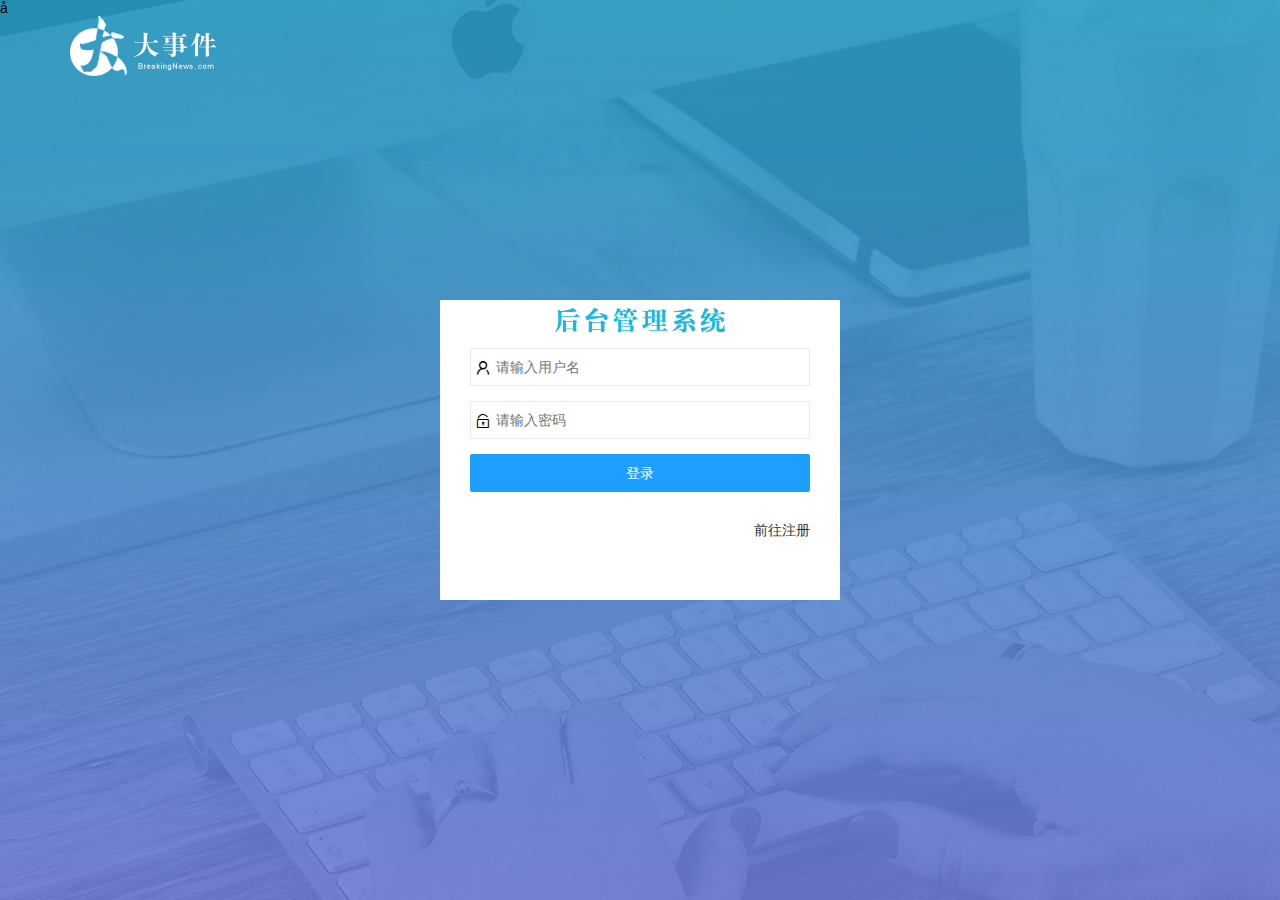
<file: login.html>
<!DOCTYPE html>
<html lang="en">

<head>
    <meta charset="UTF-8">
    <meta http-equiv="X-UA-Compatible" content="IE=edge">
    <meta name="viewport" content="width=device-width, initial-scale=1.0">
    <title>登录</title>
    <link rel="stylesheet" href="./assets/css/login.css">
    <link rel="stylesheet" href="./assets/lib/layui/css/layui.css">
</head>

<body>
    <!-- 标题图标部分 -->å
    <div class="layui-main">
        <img src="./assets/images/logo.png" alt="">
    </div>
    <!-- 标题图标部分 -->
    <!-- 登录面板 -->
    <div class="loginAndReg">
        <div class="bc"></div>

        <!-- 登录 -->
        <div id="log">
            <form class="layui-form" action="" id="form_login">
                <div class="layui-form-item">
                    <i class="layui-icon layui-icon-username"></i>
                    <input type="text" name="username" required lay-verify="required" placeholder="请输入用户名" autocomplete="off" class="layui-input">
                </div>
                <div class="layui-form-item">
                    <i class="layui-icon layui-icon-password"></i>
                    <input type="password" name="password" required lay-verify="required|pwd" placeholder="请输入密码" autocomplete="off" class="layui-input">
                </div>
                <div class="layui-form-item">
                    <button class=" submit layui-form-item layui-btn-normal layui-btn layui-btn-fluid" lay-submit>登录</button>
                </div>
                <a href="javascript:;" class="links goReg">前往注册</a>
        </div>
        </form>
        <!-- 登录 -->

        <!-- 注册  -->
        <div id="res">
            <form class="layui-form" action="" id="form_reg">
                <div class="layui-form-item">
                    <i class="layui-icon layui-icon-username"></i>
                    <input type="text" name="username" required lay-verify="required" lay-verify="required" placeholder="请输入用户名" autocomplete="off" class="layui-input">
                </div>
                <div class="layui-form-item">
                    <i class="layui-icon layui-icon-password"></i>
                    <input id="firstpassword" type="password" name="password" required lay-verify="required|pwd" placeholder="请输入密码" autocomplete="off" class="layui-input">
                </div>
                <div class="layui-form-item">
                    <i class="layui-icon layui-icon-password"></i>
                    <input type="password" name="password" required lay-verify="required|pwd|repwd" placeholder="再次确认密码" autocomplete="off" class="layui-input">
                </div>
                <div class="layui-form-item">
                    <button class=" submit layui-form-item layui-btn-normal layui-btn layui-btn-fluid" lay-submit>注册</button>
                </div>
                <a href="javascript:;" class="links goLogin">前往登录</a>
            </form>
        </div>
        <!-- 注册  -->
        <!-- 登录面板 -->

        <!-- 引入js文件 -->
        <script src="./assets/lib/layui/layui.all.js"></script>
        <script src="./assets/lib/jquery.js"></script>
        <script src="./assets/js/baseAPI.js"></script>
        <script src="./assets/js/login.js"></script>
</body>

</html>
</file>
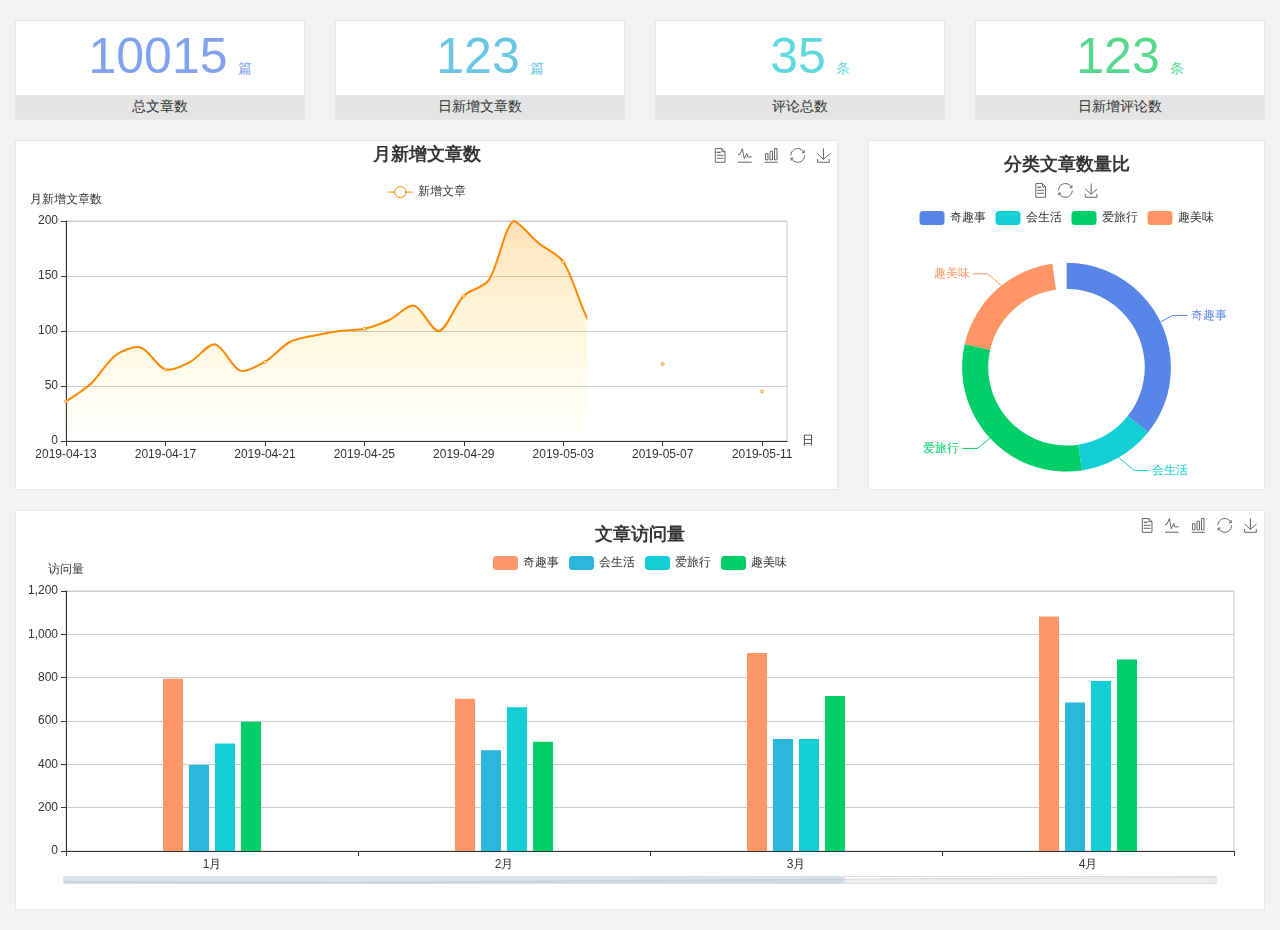
<file: home/dashboard.html>
<!DOCTYPE html>
<html lang="en">

<head>
    <meta charset="UTF-8">
    <meta name="viewport" content="width=device-width, initial-scale=1.0">
    <meta http-equiv="X-UA-Compatible" content="ie=edge">
    <title>图表统计</title>
    <link rel="stylesheet" href="../assets/lib/bootstrap.css" />
    <link rel="stylesheet" href="../assets/lib/main.css" />
    <script src="../assets/lib/jquery.js"></script>
    <script type="text/javascript" src="../assets/lib/echarts.min.js"></script>
</head>

<body>
    <div class="container-fluid">
        <div class="row spannel_list">
            <div class="col-sm-3 col-xs-6">
                <div class="spannel">
                    <em>10015</em><span>篇</span>
                    <b>总文章数</b>
                </div>
            </div>
            <div class="col-sm-3 col-xs-6">
                <div class="spannel scolor01">
                    <em>123</em><span>篇</span>
                    <b>日新增文章数</b>
                </div>
            </div>
            <div class="col-sm-3 col-xs-6">
                <div class="spannel scolor02">
                    <em>35</em><span>条</span>
                    <b>评论总数</b>
                </div>
            </div>
            <div class="col-sm-3 col-xs-6">
                <div class="spannel scolor03">
                    <em>123</em><span>条</span>
                    <b>日新增评论数</b>
                </div>
            </div>
        </div>
    </div>

    <div class="container-fluid">
        <div class="row curve-pie">
            <div class="col-lg-8 col-md-8">
                <div class="gragh_pannel" id="curve_show"></div>
            </div>
            <div class="col-lg-4 col-md-4">
                <div class="gragh_pannel" id="pie_show"></div>
            </div>
        </div>
    </div>

    <div class="container-fluid">
        <div class="column_pannel" id="column_show"></div>
    </div>

    <script>
        var oChart = echarts.init(document.getElementById('curve_show'));
        var aList_all = [{
            'count': 36,
            'date': '2019-04-13'
        }, {
            'count': 52,
            'date': '2019-04-14'
        }, {
            'count': 78,
            'date': '2019-04-15'
        }, {
            'count': 85,
            'date': '2019-04-16'
        }, {
            'count': 65,
            'date': '2019-04-17'
        }, {
            'count': 72,
            'date': '2019-04-18'
        }, {
            'count': 88,
            'date': '2019-04-19'
        }, {
            'count': 64,
            'date': '2019-04-20'
        }, {
            'count': 72,
            'date': '2019-04-21'
        }, {
            'count': 90,
            'date': '2019-04-22'
        }, {
            'count': 96,
            'date': '2019-04-23'
        }, {
            'count': 100,
            'date': '2019-04-24'
        }, {
            'count': 102,
            'date': '2019-04-25'
        }, {
            'count': 110,
            'date': '2019-04-26'
        }, {
            'count': 123,
            'date': '2019-04-27'
        }, {
            'count': 100,
            'date': '2019-04-28'
        }, {
            'count': 132,
            'date': '2019-04-29'
        }, {
            'count': 146,
            'date': '2019-04-30'
        }, {
            'count': 200,
            'date': '2019-05-01'
        }, {
            'count': 180,
            'date': '2019-05-02'
        }, {
            'count': 163,
            'date': '2019-05-03'
        }, {
            'count': 110,
            'date': '2019-05-04'
        }, {
            'count': 80,
            'date': '2019-05-05'
        }, {
            'count': 82,
            'date': '2019-05-06'
        }, {
            'count': 70,
            'date': '2019-05-07'
        }, {
            'count': 65,
            'date': '2019-05-08'
        }, {
            'count': 54,
            'date': '2019-05-09'
        }, {
            'count': 40,
            'date': '2019-05-10'
        }, {
            'count': 45,
            'date': '2019-05-11'
        }, {
            'count': 38,
            'date': '2019-05-12'
        }, ];

        let aCount = [];
        let aDate = [];

        for (var i = 0; i < aList_all.length; i++) {
            aCount.push(aList_all[i].count);
            aDate.push(aList_all[i].date);
        }

        var chartopt = {
            title: {
                text: '月新增文章数',
                left: 'center',
                top: ''
            },
            tooltip: {
                trigger: 'axis'
            },
            legend: {
                data: ['新增文章'],
                top: '40'
            },
            toolbox: {
                show: true,
                feature: {
                    mark: {
                        show: true
                    },
                    dataView: {
                        show: true,
                        readOnly: false
                    },
                    magicType: {
                        show: true,
                        type: ['line', 'bar']
                    },
                    restore: {
                        show: true
                    },
                    saveAsImage: {
                        show: true
                    }
                }
            },
            calculable: true,
            xAxis: [{
                name: '日',
                type: 'category',
                boundaryGap: false,
                data: aDate
            }],
            yAxis: [{
                name: '月新增文章数',
                type: 'value'
            }],
            series: [{
                name: '新增文章',
                type: 'line',
                smooth: true,
                itemStyle: {
                    normal: {
                        areaStyle: {
                            type: 'default'
                        },
                        color: '#f80'
                    },
                    lineStyle: {
                        color: '#f80'
                    }
                },
                data: aCount
            }],
            areaStyle: {
                normal: {
                    color: new echarts.graphic.LinearGradient(0, 0, 0, 1, [{
                        offset: 0,
                        color: 'rgba(255,136,0,0.39)'
                    }, {
                        offset: .34,
                        color: 'rgba(255,180,0,0.25)'
                    }, {
                        offset: 1,
                        color: 'rgba(255,222,0,0.00)'
                    }])

                }
            },
            grid: {
                show: true,
                x: 50,
                x2: 50,
                y: 80,
                height: 220
            }
        };

        oChart.setOption(chartopt);


        var oPie = echarts.init(document.getElementById('pie_show'));
        var oPieopt = {
            title: {
                top: 10,
                text: '分类文章数量比',
                x: 'center'
            },
            tooltip: {
                trigger: 'item',
                formatter: "{a} <br/>{b} : {c} ({d}%)"
            },
            color: ['#5885e8', '#13cfd5', '#00ce68', '#ff9565'],
            legend: {
                x: 'center',
                top: 65,
                data: ['奇趣事', '会生活', '爱旅行', '趣美味']
            },
            toolbox: {
                show: true,
                x: 'center',
                top: 35,
                feature: {
                    mark: {
                        show: true
                    },
                    dataView: {
                        show: true,
                        readOnly: false
                    },
                    magicType: {
                        show: true,
                        type: ['pie', 'funnel'],
                        option: {
                            funnel: {
                                x: '25%',
                                width: '50%',
                                funnelAlign: 'left',
                                max: 1548
                            }
                        }
                    },
                    restore: {
                        show: true
                    },
                    saveAsImage: {
                        show: true
                    }
                }
            },
            calculable: true,
            series: [{
                name: '访问来源',
                type: 'pie',
                radius: ['45%', '60%'],
                center: ['50%', '65%'],
                data: [{
                    value: 300,
                    name: '奇趣事'
                }, {
                    value: 100,
                    name: '会生活'
                }, {
                    value: 260,
                    name: '爱旅行'
                }, {
                    value: 180,
                    name: '趣美味'
                }]
            }]
        };
        oPie.setOption(oPieopt);



        var oColumn = this.echarts.init(document.getElementById('column_show'));
        var oColumnopt = {
            title: {
                text: '文章访问量',
                left: 'center',
                top: '10'
            },
            tooltip: {
                trigger: 'axis'
            },
            legend: {
                data: ['奇趣事', '会生活', '爱旅行', '趣美味'],
                top: '40'
            },
            toolbox: {
                show: true,
                feature: {
                    mark: {
                        show: true
                    },
                    dataView: {
                        show: true,
                        readOnly: false
                    },
                    magicType: {
                        show: true,
                        type: ['line', 'bar']
                    },
                    restore: {
                        show: true
                    },
                    saveAsImage: {
                        show: true
                    }
                }
            },
            calculable: true,
            xAxis: [{
                type: 'category',
                data: ['1月', '2月', '3月', '4月', '5月']
            }],
            yAxis: [{
                name: '访问量',
                type: 'value'
            }],
            series: [{
                name: '奇趣事',
                type: 'bar',
                barWidth: 20,
                itemStyle: {
                    normal: {
                        areaStyle: {
                            type: 'default'
                        },
                        color: '#fd956a'
                    }
                },
                data: [800, 708, 920, 1090, 1200]
            }, {
                name: '会生活',
                type: 'bar',
                barWidth: 20,
                itemStyle: {
                    normal: {
                        areaStyle: {
                            type: 'default'
                        },
                        color: '#2bb6db'
                    }
                },
                data: [400, 468, 520, 690, 800]
            }, {
                name: '爱旅行',
                type: 'bar',
                barWidth: 20,
                itemStyle: {
                    normal: {
                        areaStyle: {
                            type: 'default'
                        },
                        color: '#13cfd5'
                    }
                },
                data: [500, 668, 520, 790, 900]
            }, {
                name: '趣美味',
                type: 'bar',
                barWidth: 20,
                itemStyle: {
                    normal: {
                        areaStyle: {
                            type: 'default'
                        },
                        color: '#00ce68'
                    }
                },
                data: [600, 508, 720, 890, 1000]
            }],
            grid: {
                show: true,
                x: 50,
                x2: 30,
                y: 80,
                height: 260
            },
            dataZoom: [ //给x轴设置滚动条
                {
                    start: 0, //默认为0
                    end: 100 - 1000 / 31, //默认为100
                    type: 'slider',
                    show: true,
                    xAxisIndex: [0],
                    handleSize: 0, //滑动条的 左右2个滑动条的大小
                    height: 8, //组件高度
                    left: 45, //左边的距离
                    right: 50, //右边的距离
                    bottom: 26, //右边的距离
                    handleColor: '#ddd', //h滑动图标的颜色
                    handleStyle: {
                        borderColor: "#cacaca",
                        borderWidth: "1",
                        shadowBlur: 2,
                        background: "#ddd",
                        shadowColor: "#ddd",
                    }
                }
            ]
        };
        oColumn.setOption(oColumnopt);
    </script>
</body>

</html>
</file>
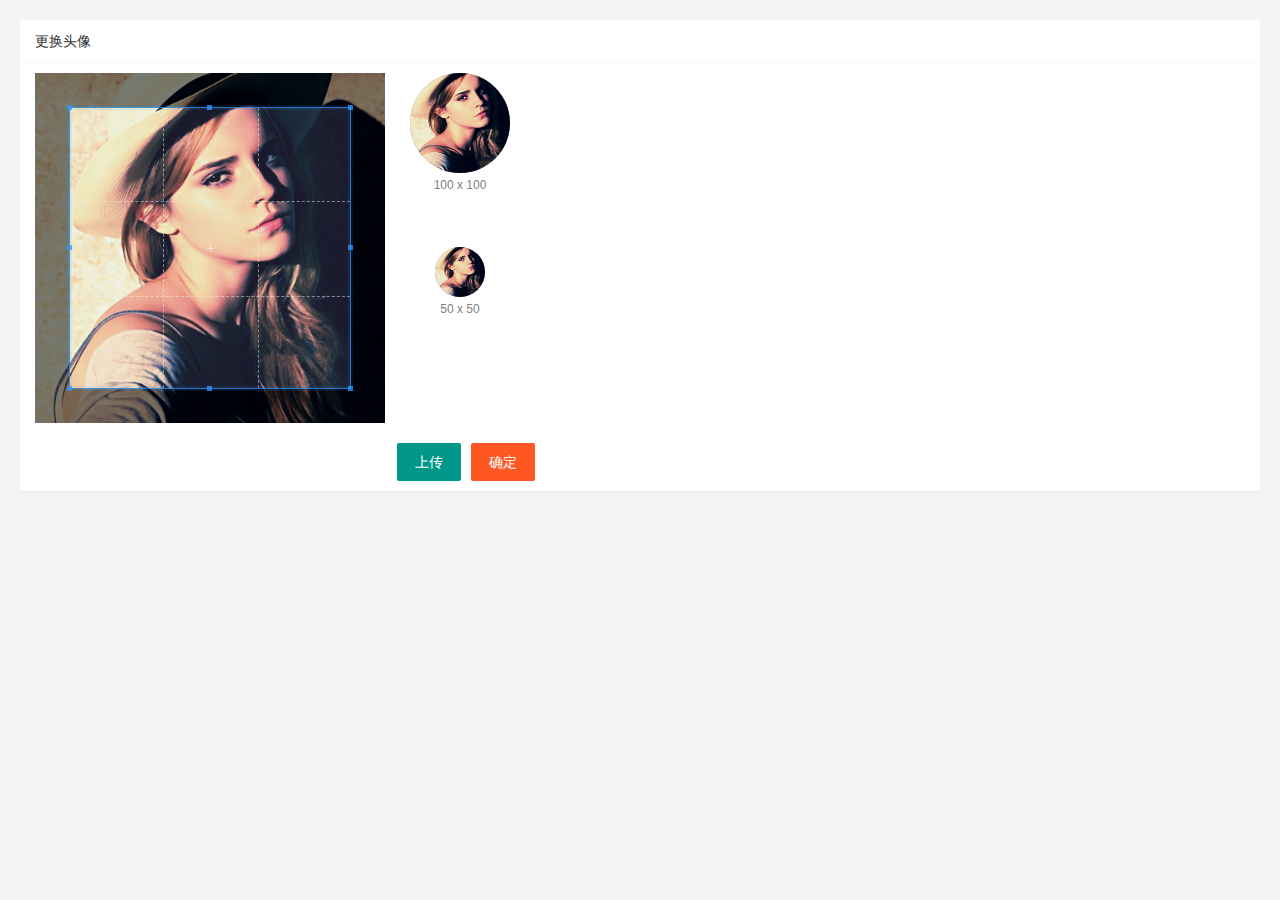
<file: user/user_avatar.html>
<!DOCTYPE html>
<html lang="en">

<head>
    <meta charset="UTF-8">
    <meta http-equiv="X-UA-Compatible" content="IE=edge">
    <meta name="viewport" content="width=device-width, initial-scale=1.0">
    <title>更换头像</title>
    <!-- 引入layui.css -->
    <link rel="stylesheet" href="../assets/lib/layui/css/layui.css">
    <!-- 引入本页面css -->
    <link rel="stylesheet" href="../assets/css/user/user_avatar.css">
    <!-- 引入copper -->
    <link rel="stylesheet" href="../assets/lib/cropper/cropper.css">
</head>

<body>
    <div class="layui-card">
        <div class="layui-card-header">更换头像</div>
        <div class="layui-card-body">
            <!-- 第一行的图片裁剪和预览区域 -->
            <div class="row1">
                <!-- 图片裁剪区域 -->
                <div class="cropper-box">
                    <!-- 这个 img 标签很重要，将来会把它初始化为裁剪区域 -->
                    <img id="image" src="../assets/images/sample.jpg" />
                </div>
                <!-- 图片的预览区域 -->
                <div class="preview-box">
                    <div>
                        <!-- 宽高为 100px 的预览区域 -->
                        <div class="img-preview w100"></div>
                        <p class="size">100 x 100</p>
                    </div>
                    <div>
                        <!-- 宽高为 50px 的预览区域 -->
                        <div class="img-preview w50"></div>
                        <p class="size">50 x 50</p>
                    </div>
                </div>
            </div>

            <!-- 第二行的按钮区域 -->
            <div class="row2">
                <!-- 通过 accept 属性，可以指定，允许用户选择什么类型的文件 -->
                <input type="file" id="file" accept="image/png,image/jpeg" />
                <button type="button" class="layui-btn" id="btnChooseImage">上传</button>
                <button type="button" class="layui-btn layui-btn-danger" id="btnUpload">确定</button>
            </div>
        </div>
    </div>
    <script src="../assets/lib/layui/layui.all.js"></script>
    <script src="../assets/lib/jquery.js"></script>
    <script src="../assets/lib/cropper/Cropper.js"></script>
    <script src="../assets/lib/cropper/jquery-cropper.js"></script>
    <script src="../assets/js/baseAPI.js"></script>
    <script src="../assets/js/user/user_avatar.js"></script>
</body>

</html>
</file>
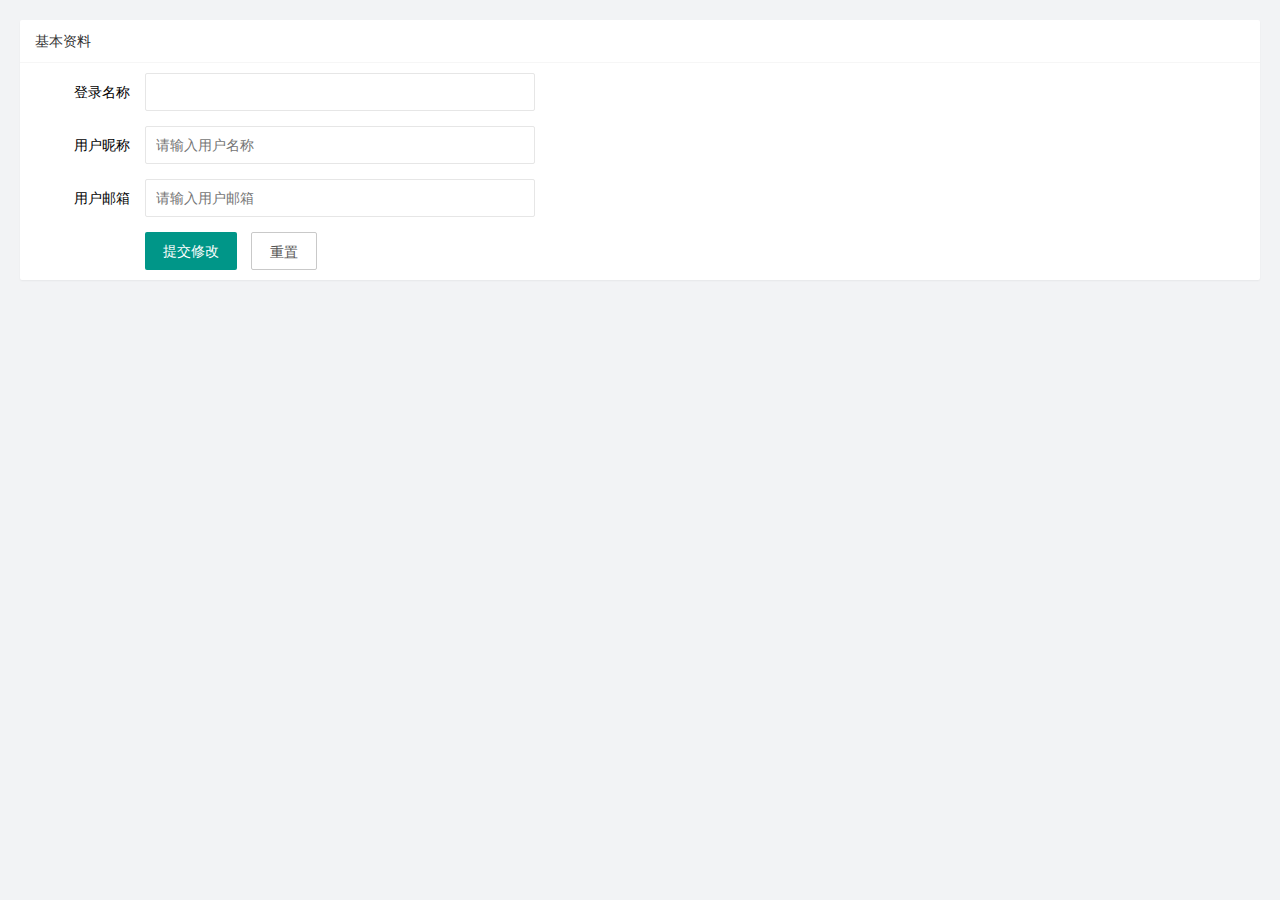
<file: user/user_info.html>
<!DOCTYPE html>
<html lang="en">

<head>
    <meta charset="UTF-8">
    <meta http-equiv="X-UA-Compatible" content="IE=edge">
    <meta name="viewport" content="width=device-width, initial-scale=1.0">
    <title>基本资料</title>
    <!-- 引入 本页面的 css文件 -->
    <link rel="stylesheet" href="../assets/css/user/user_info.css">
    <!-- 引入 layui 的 css 文件 -->
    <link rel="stylesheet" href="../assets/lib/layui/css/layui.css">
</head>

<body>
    <div class="layui-card">
        <div class="layui-card-header">基本资料</div>
        <div class="layui-card-body">
            <form class="layui-form" action="" lay-filter="formUserInfor">
                <!-- 这是隐藏域 不可少-->
                <input type="hidden" name="id">
                <div class="layui-form-item">
                    <label class="layui-form-label">登录名称</label>
                    <div class="layui-input-block">
                        <input type="text" name="username" required lay-verify="required" placeholder="" autocomplete="off" class="layui-input" readonly>
                    </div>
                </div>
                <div class="layui-form-item">
                    <label class="layui-form-label">用户昵称</label>
                    <div class="layui-input-block">
                        <input type="text" name="nickname" required lay-verify="required|nickname" placeholder="请输入用户名称" autocomplete="off" class="layui-input">
                    </div>
                </div>
                <div class="layui-form-item">
                    <label class="layui-form-label">用户邮箱</label>
                    <div class="layui-input-block">
                        <input type="text" name="email" required lay-verify="required|email" placeholder="请输入用户邮箱" autocomplete="off" class="layui-input">
                    </div>
                </div>
                <div class="layui-input-block">
                    <button class="layui-btn" lay-submit lay-filter="formDemo">提交修改</button>
                    <button id="btnReset" type="reset" class="layui-btn layui-btn-primary">重置</button>
                </div>
            </form>
        </div>
    </div>

    <!-- 引入layui 的 js -->
    <script src="../assets/lib/layui/layui.all.js"></script>
    <!-- 引入 jQuery  -->
    <script src="../assets/lib/jquery.js"></script>
    <!-- 导入baseAPI.js -->
    <script src="../assets/js/baseAPI.js"></script>
    <!-- 引入本页面的 js -->
    <script src="../assets/js/user/user_info.js"></script>

</body>

</html>
</file>
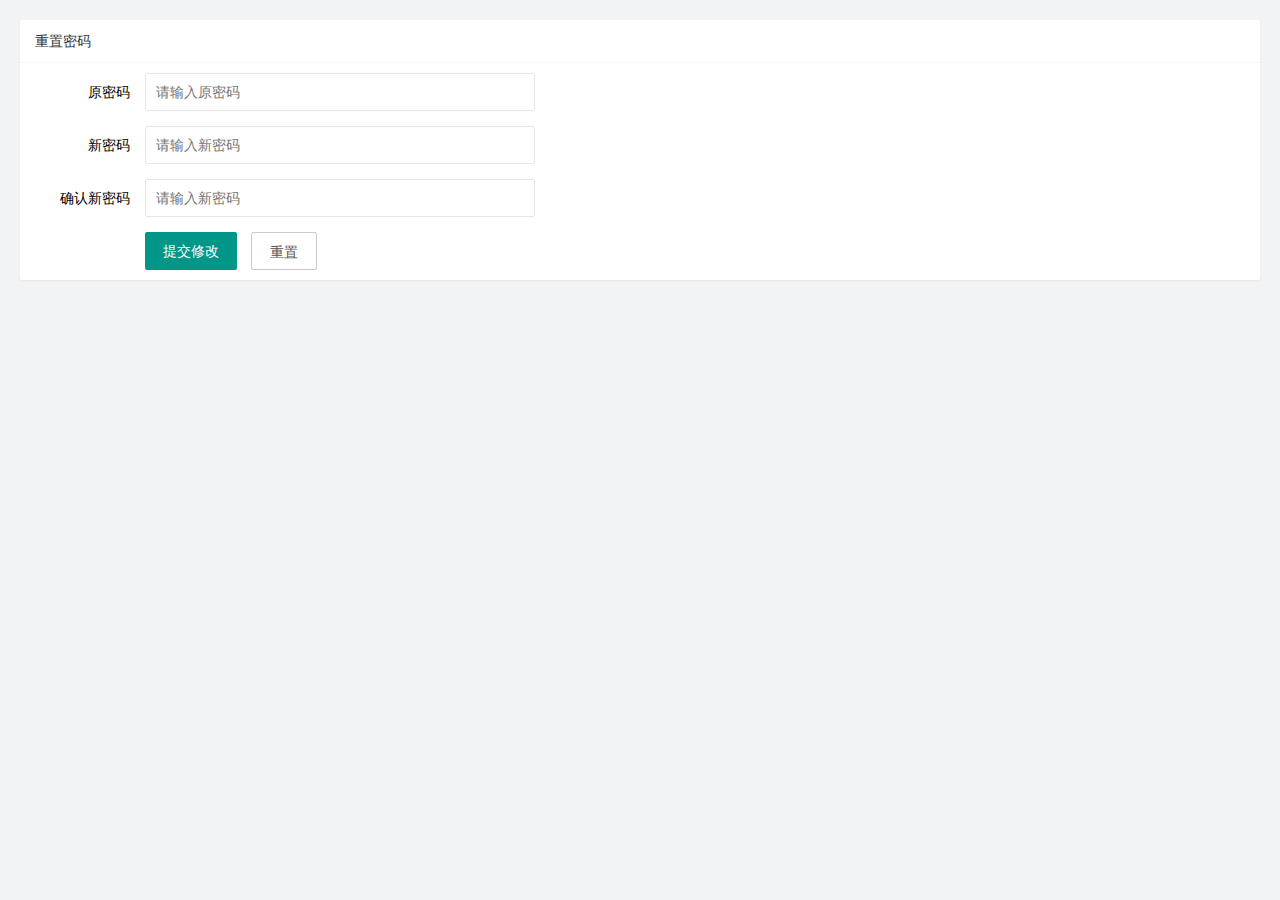
<file: user/user_pwd.html>
<!DOCTYPE html>
<html lang="en">

<head>
    <meta charset="UTF-8">
    <meta http-equiv="X-UA-Compatible" content="IE=edge">
    <meta name="viewport" content="width=device-width, initial-scale=1.0">
    <title>重置密码</title>
    <!-- 引入layui的css -->
    <link rel="stylesheet" href="../assets/lib/layui/css/layui.css">
    <!-- 引入当前页面的css -->
    <link rel="stylesheet" href="../assets/css/user/user_pwd.css">
</head>

<body>
    <div class="layui-card">
        <div class="layui-card-header">重置密码</div>
        <div class="layui-card-body">
            <form class="layui-form">
                <div class="layui-form-item">
                    <label class="layui-form-label">原密码</label>
                    <div class="layui-input-block">
                        <input id="oldPwd" type="password" name="oldPwd" required lay-verify="required|pwd" placeholder="请输入原密码" autocomplete="off" class="layui-input">
                    </div>
                </div>
                <div class="layui-form-item">
                    <label class="layui-form-label">新密码</label>
                    <div class="layui-input-block">
                        <input id="newPwd" type="password" name="newPwd" required lay-verify="required|pwd|newAndOld" placeholder="请输入新密码" autocomplete="off" class="layui-input">
                    </div>
                </div>
                <div class="layui-form-item">
                    <label class="layui-form-label">确认新密码</label>
                    <div class="layui-input-block">
                        <input type="password" name="newPwd" required lay-verify="required|pwd|pwdSame" placeholder="请输入新密码" autocomplete="off" class="layui-input">
                    </div>
                </div>
                <div class="layui-input-block">
                    <button class="layui-btn" lay-submit lay-filter="formDemo">提交修改</button>
                    <button id="btnReset" type="reset" class="layui-btn layui-btn-primary">重置</button>
                </div>
            </form>
        </div>
    </div>
    <!-- 引入layui.js文件 -->
    <script src="../assets/lib/layui/layui.all.js"></script>
    <!-- 引入jquery -->
    <script src="../assets/lib/jquery.js"></script>
    <!-- 引入baseApI.js -->
    <script src="../assets/js/baseAPI.js"></script>
    <!-- 引入当前页面的js -->
    <script src="../assets/js/user/user_pwd.js"></script>
</body>

</html>
</file>
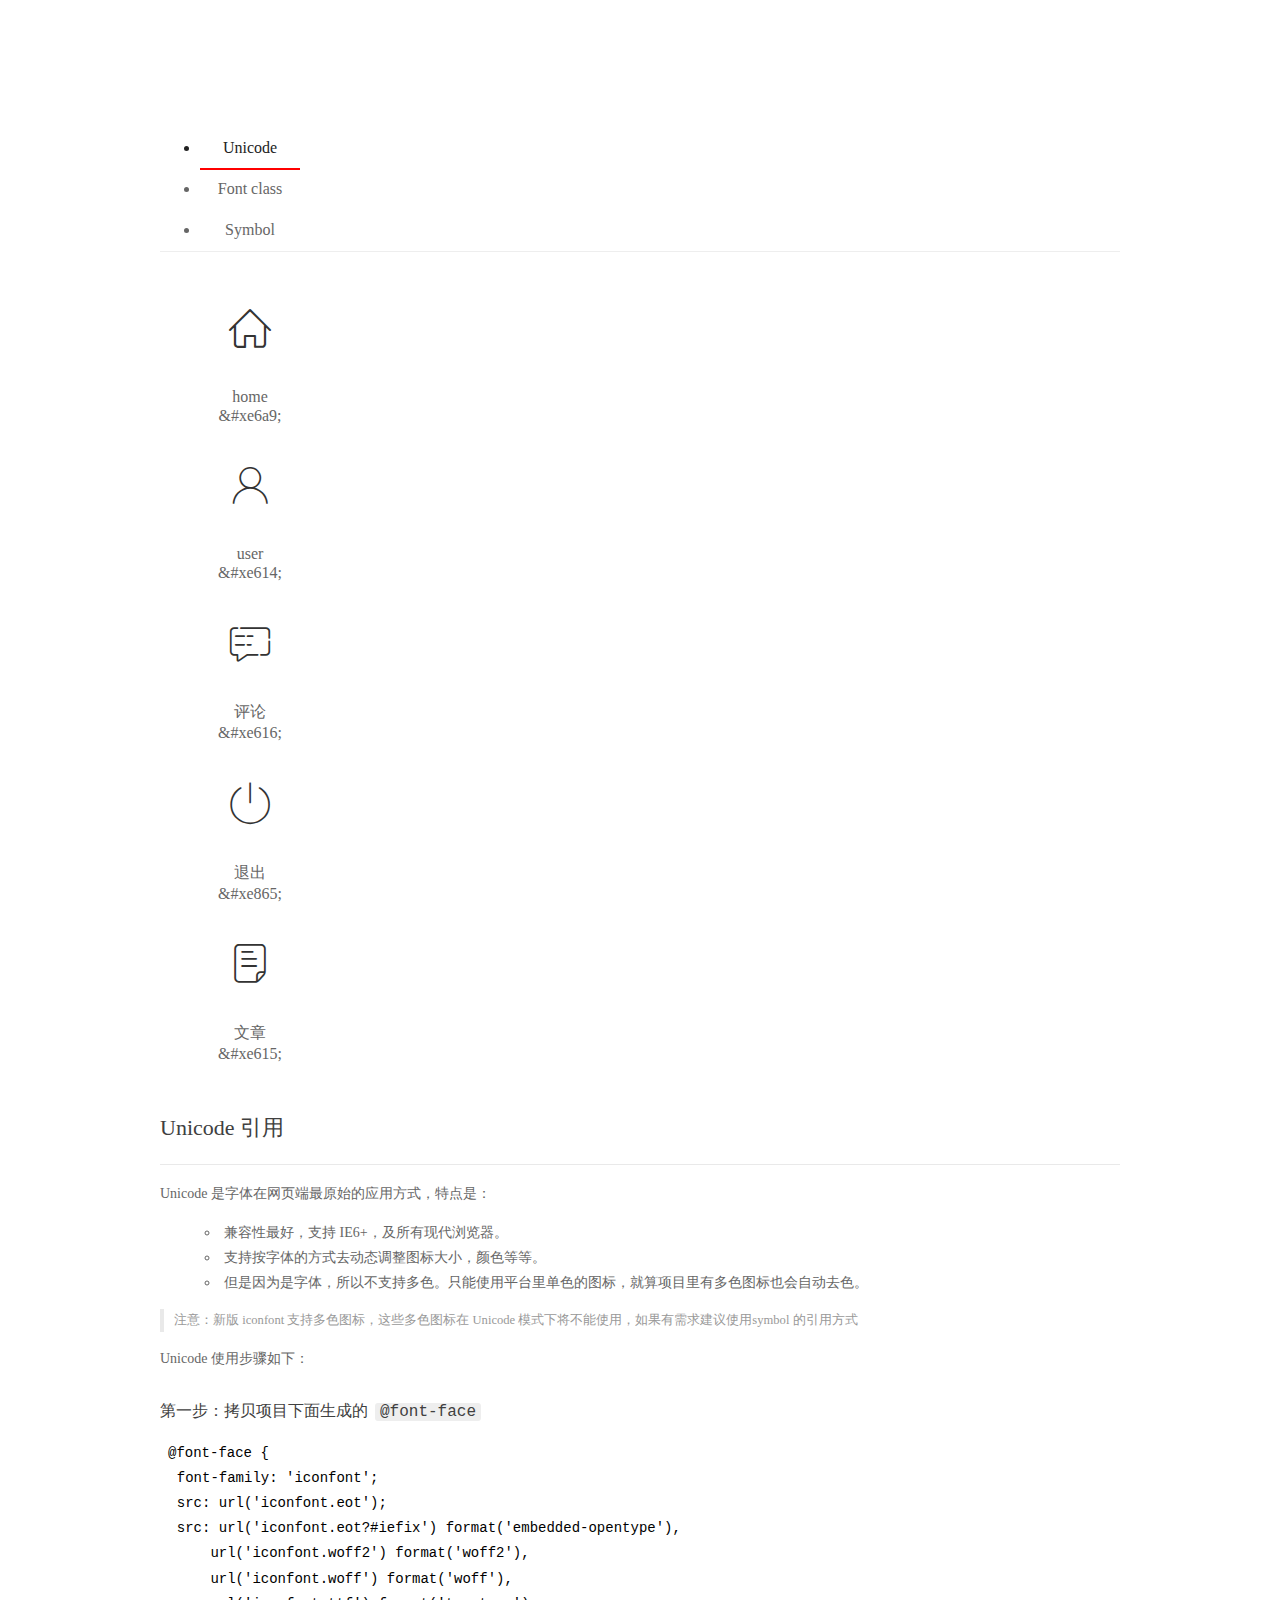
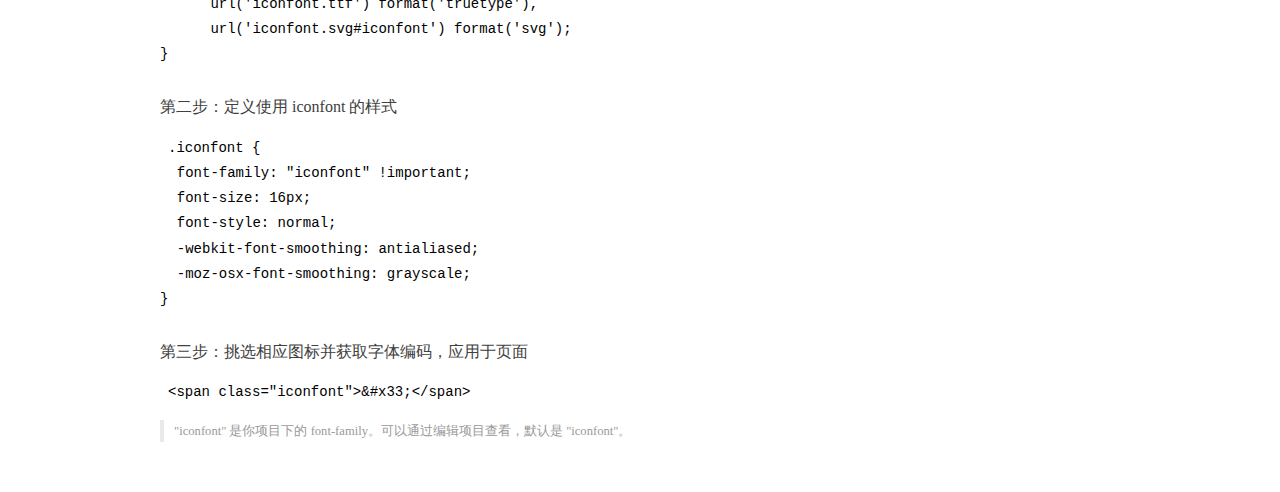
<file: assets/fonts/demo_index.html>
<!DOCTYPE html>
<html>

<head>
    <meta charset="utf-8" />
    <title>IconFont Demo</title>
    <link rel="shortcut icon" href="https://gtms04.alicdn.com/tps/i4/TB1_oz6GVXXXXaFXpXXJDFnIXXX-64-64.ico" type="image/x-icon" />
    <link rel="stylesheet" href="https://g.alicdn.com/thx/cube/1.3.2/cube.min.css">
    <link rel="stylesheet" href="demo.css">
    <link rel="stylesheet" href="iconfont.css">
    <script src="iconfont.js"></script>
    <!-- jQuery -->
    <script src="https://a1.alicdn.com/oss/uploads/2018/12/26/7bfddb60-08e8-11e9-9b04-53e73bb6408b.js"></script>
    <!-- 代码高亮 -->
    <script src="https://a1.alicdn.com/oss/uploads/2018/12/26/a3f714d0-08e6-11e9-8a15-ebf944d7534c.js"></script>
</head>

<body>
    <div class="main">
        <span class="iconfont .icon-home"></span>
        <h1 class="logo"><a href="https://www.iconfont.cn/" title="iconfont 首页" target="_blank">&#xe86b;</a></h1>
        <div class="nav-tabs">
            <ul id="tabs" class="dib-box">
                <li class="dib active"><span>Unicode</span></li>
                <li class="dib"><span>Font class</span></li>
                <li class="dib"><span>Symbol</span></li>
            </ul>

        </div>
        <div class="tab-container">
            <div class="content unicode" style="display: block;">
                <ul class="icon_lists dib-box">

                    <li class="dib">
                        <span class="icon iconfont">&#xe6a9;</span>
                        <div class="name">home</div>
                        <div class="code-name">&amp;#xe6a9;</div>
                    </li>

                    <li class="dib">
                        <span class="icon iconfont">&#xe614;</span>
                        <div class="name">user</div>
                        <div class="code-name">&amp;#xe614;</div>
                    </li>

                    <li class="dib">
                        <span class="icon iconfont">&#xe616;</span>
                        <div class="name">评论</div>
                        <div class="code-name">&amp;#xe616;</div>
                    </li>

                    <li class="dib">
                        <span class="icon iconfont">&#xe865;</span>
                        <div class="name">退出</div>
                        <div class="code-name">&amp;#xe865;</div>
                    </li>

                    <li class="dib">
                        <span class="icon iconfont">&#xe615;</span>
                        <div class="name">文章</div>
                        <div class="code-name">&amp;#xe615;</div>
                    </li>

                </ul>
                <div class="article markdown">
                    <h2 id="unicode-">Unicode 引用</h2>
                    <hr>

                    <p>Unicode 是字体在网页端最原始的应用方式，特点是：</p>
                    <ul>
                        <li>兼容性最好，支持 IE6+，及所有现代浏览器。</li>
                        <li>支持按字体的方式去动态调整图标大小，颜色等等。</li>
                        <li>但是因为是字体，所以不支持多色。只能使用平台里单色的图标，就算项目里有多色图标也会自动去色。</li>
                    </ul>
                    <blockquote>
                        <p>注意：新版 iconfont 支持多色图标，这些多色图标在 Unicode 模式下将不能使用，如果有需求建议使用symbol 的引用方式</p>
                    </blockquote>
                    <p>Unicode 使用步骤如下：</p>
                    <h3 id="-font-face">第一步：拷贝项目下面生成的 <code>@font-face</code></h3>
                    <pre><code class="language-css"
>@font-face {
  font-family: 'iconfont';
  src: url('iconfont.eot');
  src: url('iconfont.eot?#iefix') format('embedded-opentype'),
      url('iconfont.woff2') format('woff2'),
      url('iconfont.woff') format('woff'),
      url('iconfont.ttf') format('truetype'),
      url('iconfont.svg#iconfont') format('svg');
}
</code></pre>
                    <h3 id="-iconfont-">第二步：定义使用 iconfont 的样式</h3>
                    <pre><code class="language-css"
>.iconfont {
  font-family: "iconfont" !important;
  font-size: 16px;
  font-style: normal;
  -webkit-font-smoothing: antialiased;
  -moz-osx-font-smoothing: grayscale;
}
</code></pre>
                    <h3 id="-">第三步：挑选相应图标并获取字体编码，应用于页面</h3>
                    <pre>
<code class="language-html"
>&lt;span class="iconfont"&gt;&amp;#x33;&lt;/span&gt;
</code></pre>
                    <blockquote>
                        <p>"iconfont" 是你项目下的 font-family。可以通过编辑项目查看，默认是 "iconfont"。</p>
                    </blockquote>
                </div>
            </div>
            <div class="content font-class">
                <ul class="icon_lists dib-box">

                    <li class="dib">
                        <span class="icon iconfont icon-home"></span>
                        <div class="name">
                            home
                        </div>
                        <div class="code-name">.icon-home
                        </div>
                    </li>

                    <li class="dib">
                        <span class="icon iconfont icon-user"></span>
                        <div class="name">
                            user
                        </div>
                        <div class="code-name">.icon-user
                        </div>
                    </li>

                    <li class="dib">
                        <span class="icon iconfont icon-pinglun"></span>
                        <div class="name">
                            评论
                        </div>
                        <div class="code-name">.icon-pinglun
                        </div>
                    </li>

                    <li class="dib">
                        <span class="icon iconfont icon-tuichu"></span>
                        <div class="name">
                            退出
                        </div>
                        <div class="code-name">.icon-tuichu
                        </div>
                    </li>

                    <li class="dib">
                        <span class="icon iconfont icon-16"></span>
                        <div class="name">
                            文章
                        </div>
                        <div class="code-name">.icon-16
                        </div>
                    </li>

                </ul>
                <div class="article markdown">
                    <h2 id="font-class-">font-class 引用</h2>
                    <hr>

                    <p>font-class 是 Unicode 使用方式的一种变种，主要是解决 Unicode 书写不直观，语意不明确的问题。</p>
                    <p>与 Unicode 使用方式相比，具有如下特点：</p>
                    <ul>
                        <li>兼容性良好，支持 IE8+，及所有现代浏览器。</li>
                        <li>相比于 Unicode 语意明确，书写更直观。可以很容易分辨这个 icon 是什么。</li>
                        <li>因为使用 class 来定义图标，所以当要替换图标时，只需要修改 class 里面的 Unicode 引用。</li>
                        <li>不过因为本质上还是使用的字体，所以多色图标还是不支持的。</li>
                    </ul>
                    <p>使用步骤如下：</p>
                    <h3 id="-fontclass-">第一步：引入项目下面生成的 fontclass 代码：</h3>
                    <pre><code class="language-html">&lt;link rel="stylesheet" href="./iconfont.css"&gt;
</code></pre>
                    <h3 id="-">第二步：挑选相应图标并获取类名，应用于页面：</h3>
                    <pre><code class="language-html">&lt;span class="iconfont icon-xxx"&gt;&lt;/span&gt;
</code></pre>
                    <blockquote>
                        <p>" iconfont" 是你项目下的 font-family。可以通过编辑项目查看，默认是 "iconfont"。</p>
                    </blockquote>
                </div>
            </div>
            <div class="content symbol">
                <ul class="icon_lists dib-box">

                    <li class="dib">
                        <svg class="icon svg-icon" aria-hidden="true">
                  <use xlink:href="#icon-home"></use>
                </svg>
                        <div class="name">home</div>
                        <div class="code-name">#icon-home</div>
                    </li>

                    <li class="dib">
                        <svg class="icon svg-icon" aria-hidden="true">
                  <use xlink:href="#icon-user"></use>
                </svg>
                        <div class="name">user</div>
                        <div class="code-name">#icon-user</div>
                    </li>

                    <li class="dib">
                        <svg class="icon svg-icon" aria-hidden="true">
                  <use xlink:href="#icon-pinglun"></use>
                </svg>
                        <div class="name">评论</div>
                        <div class="code-name">#icon-pinglun</div>
                    </li>

                    <li class="dib">
                        <svg class="icon svg-icon" aria-hidden="true">
                  <use xlink:href="#icon-tuichu"></use>
                </svg>
                        <div class="name">退出</div>
                        <div class="code-name">#icon-tuichu</div>
                    </li>

                    <li class="dib">
                        <svg class="icon svg-icon" aria-hidden="true">
                  <use xlink:href="#icon-16"></use>
                </svg>
                        <div class="name">文章</div>
                        <div class="code-name">#icon-16</div>
                    </li>

                </ul>
                <div class="article markdown">
                    <h2 id="symbol-">Symbol 引用</h2>
                    <hr>

                    <p>这是一种全新的使用方式，应该说这才是未来的主流，也是平台目前推荐的用法。相关介绍可以参考这篇<a href="">文章</a> 这种用法其实是做了一个 SVG 的集合，与另外两种相比具有如下特点：</p>
                    <ul>
                        <li>支持多色图标了，不再受单色限制。</li>
                        <li>通过一些技巧，支持像字体那样，通过 <code>font-size</code>, <code>color</code> 来调整样式。</li>
                        <li>兼容性较差，支持 IE9+，及现代浏览器。</li>
                        <li>浏览器渲染 SVG 的性能一般，还不如 png。</li>
                    </ul>
                    <p>使用步骤如下：</p>
                    <h3 id="-symbol-">第一步：引入项目下面生成的 symbol 代码：</h3>
                    <pre><code class="language-html">&lt;script src="./iconfont.js"&gt;&lt;/script&gt;
</code></pre>
                    <h3 id="-css-">第二步：加入通用 CSS 代码（引入一次就行）：</h3>
                    <pre><code class="language-html">&lt;style&gt;
.icon {
  width: 1em;
  height: 1em;
  vertical-align: -0.15em;
  fill: currentColor;
  overflow: hidden;
}
&lt;/style&gt;
</code></pre>
                    <h3 id="-">第三步：挑选相应图标并获取类名，应用于页面：</h3>
                    <pre><code class="language-html">&lt;svg class="icon" aria-hidden="true"&gt;
  &lt;use xlink:href="#icon-xxx"&gt;&lt;/use&gt;
&lt;/svg&gt;
</code></pre>
                </div>
            </div>

        </div>
    </div>
    <script>
        $(document).ready(function() {
            $('.tab-container .content:first').show()

            $('#tabs li').click(function(e) {
                var tabContent = $('.tab-container .content')
                var index = $(this).index()

                if ($(this).hasClass('active')) {
                    return
                } else {
                    $('#tabs li').removeClass('active')
                    $(this).addClass('active')

                    tabContent.hide().eq(index).fadeIn()
                }
            })
        })
    </script>
</body>

</html>
</file>
<file: assets/css/login.css>
html,
body {
    padding: 0;
    margin: 0;
    height: 100%;
    width: 100%;
    background: url(../images/login_bg.jpg) no-repeat center;
    background-size: cover;
}

.loginAndReg {
    position: absolute;
    top: 50%;
    left: 50%;
    width: 400px;
    height: 300px;
    background-color: #fff;
    transform: translate(-50%, -50%);
}

.loginAndReg .bc {
    background: url(../images/login_title.png) no-repeat center;
    height: 40px;
}

#res {
    display: none;
}

form {
    padding: 8px 30px!important;
}

.links {
    display: flex;
    justify-content: flex-end;
}

.layui-form-item {
    position: relative;
}

.layui-icon {
    position: absolute;
    top: 12px;
    left: 5px;
}

.layui-input {
    padding-left: 25px!important;
}
</file>
<file: assets/lib/layui/css/layui.css>
/** layui-v2.5.5 MIT License By https://www.layui.com */
 .layui-inline,img{display:inline-block;vertical-align:middle}h1,h2,h3,h4,h5,h6{font-weight:400}.layui-edge,.layui-header,.layui-inline,.layui-main{position:relative}.layui-body,.layui-edge,.layui-elip{overflow:hidden}.layui-btn,.layui-edge,.layui-inline,img{vertical-align:middle}.layui-btn,.layui-disabled,.layui-icon,.layui-unselect{-moz-user-select:none;-webkit-user-select:none;-ms-user-select:none}.layui-elip,.layui-form-checkbox span,.layui-form-pane .layui-form-label{text-overflow:ellipsis;white-space:nowrap}.layui-breadcrumb,.layui-tree-btnGroup{visibility:hidden}blockquote,body,button,dd,div,dl,dt,form,h1,h2,h3,h4,h5,h6,input,li,ol,p,pre,td,textarea,th,ul{margin:0;padding:0;-webkit-tap-highlight-color:rgba(0,0,0,0)}a:active,a:hover{outline:0}img{border:none}li{list-style:none}table{border-collapse:collapse;border-spacing:0}h4,h5,h6{font-size:100%}button,input,optgroup,option,select,textarea{font-family:inherit;font-size:inherit;font-style:inherit;font-weight:inherit;outline:0}pre{white-space:pre-wrap;white-space:-moz-pre-wrap;white-space:-pre-wrap;white-space:-o-pre-wrap;word-wrap:break-word}body{line-height:24px;font:14px Helvetica Neue,Helvetica,PingFang SC,Tahoma,Arial,sans-serif}hr{height:1px;margin:10px 0;border:0;clear:both}a{color:#333;text-decoration:none}a:hover{color:#777}a cite{font-style:normal;*cursor:pointer}.layui-border-box,.layui-border-box *{box-sizing:border-box}.layui-box,.layui-box *{box-sizing:content-box}.layui-clear{clear:both;*zoom:1}.layui-clear:after{content:'\20';clear:both;*zoom:1;display:block;height:0}.layui-inline{*display:inline;*zoom:1}.layui-edge{display:inline-block;width:0;height:0;border-width:6px;border-style:dashed;border-color:transparent}.layui-edge-top{top:-4px;border-bottom-color:#999;border-bottom-style:solid}.layui-edge-right{border-left-color:#999;border-left-style:solid}.layui-edge-bottom{top:2px;border-top-color:#999;border-top-style:solid}.layui-edge-left{border-right-color:#999;border-right-style:solid}.layui-disabled,.layui-disabled:hover{color:#d2d2d2!important;cursor:not-allowed!important}.layui-circle{border-radius:100%}.layui-show{display:block!important}.layui-hide{display:none!important}@font-face{font-family:layui-icon;src:url(../font/iconfont.eot?v=250);src:url(../font/iconfont.eot?v=250#iefix) format('embedded-opentype'),url(../font/iconfont.woff2?v=250) format('woff2'),url(../font/iconfont.woff?v=250) format('woff'),url(../font/iconfont.ttf?v=250) format('truetype'),url(../font/iconfont.svg?v=250#layui-icon) format('svg')}.layui-icon{font-family:layui-icon!important;font-size:16px;font-style:normal;-webkit-font-smoothing:antialiased;-moz-osx-font-smoothing:grayscale}.layui-icon-reply-fill:before{content:"\e611"}.layui-icon-set-fill:before{content:"\e614"}.layui-icon-menu-fill:before{content:"\e60f"}.layui-icon-search:before{content:"\e615"}.layui-icon-share:before{content:"\e641"}.layui-icon-set-sm:before{content:"\e620"}.layui-icon-engine:before{content:"\e628"}.layui-icon-close:before{content:"\1006"}.layui-icon-close-fill:before{content:"\1007"}.layui-icon-chart-screen:before{content:"\e629"}.layui-icon-star:before{content:"\e600"}.layui-icon-circle-dot:before{content:"\e617"}.layui-icon-chat:before{content:"\e606"}.layui-icon-release:before{content:"\e609"}.layui-icon-list:before{content:"\e60a"}.layui-icon-chart:before{content:"\e62c"}.layui-icon-ok-circle:before{content:"\1005"}.layui-icon-layim-theme:before{content:"\e61b"}.layui-icon-table:before{content:"\e62d"}.layui-icon-right:before{content:"\e602"}.layui-icon-left:before{content:"\e603"}.layui-icon-cart-simple:before{content:"\e698"}.layui-icon-face-cry:before{content:"\e69c"}.layui-icon-face-smile:before{content:"\e6af"}.layui-icon-survey:before{content:"\e6b2"}.layui-icon-tree:before{content:"\e62e"}.layui-icon-upload-circle:before{content:"\e62f"}.layui-icon-add-circle:before{content:"\e61f"}.layui-icon-download-circle:before{content:"\e601"}.layui-icon-templeate-1:before{content:"\e630"}.layui-icon-util:before{content:"\e631"}.layui-icon-face-surprised:before{content:"\e664"}.layui-icon-edit:before{content:"\e642"}.layui-icon-speaker:before{content:"\e645"}.layui-icon-down:before{content:"\e61a"}.layui-icon-file:before{content:"\e621"}.layui-icon-layouts:before{content:"\e632"}.layui-icon-rate-half:before{content:"\e6c9"}.layui-icon-add-circle-fine:before{content:"\e608"}.layui-icon-prev-circle:before{content:"\e633"}.layui-icon-read:before{content:"\e705"}.layui-icon-404:before{content:"\e61c"}.layui-icon-carousel:before{content:"\e634"}.layui-icon-help:before{content:"\e607"}.layui-icon-code-circle:before{content:"\e635"}.layui-icon-water:before{content:"\e636"}.layui-icon-username:before{content:"\e66f"}.layui-icon-find-fill:before{content:"\e670"}.layui-icon-about:before{content:"\e60b"}.layui-icon-location:before{content:"\e715"}.layui-icon-up:before{content:"\e619"}.layui-icon-pause:before{content:"\e651"}.layui-icon-date:before{content:"\e637"}.layui-icon-layim-uploadfile:before{content:"\e61d"}.layui-icon-delete:before{content:"\e640"}.layui-icon-play:before{content:"\e652"}.layui-icon-top:before{content:"\e604"}.layui-icon-friends:before{content:"\e612"}.layui-icon-refresh-3:before{content:"\e9aa"}.layui-icon-ok:before{content:"\e605"}.layui-icon-layer:before{content:"\e638"}.layui-icon-face-smile-fine:before{content:"\e60c"}.layui-icon-dollar:before{content:"\e659"}.layui-icon-group:before{content:"\e613"}.layui-icon-layim-download:before{content:"\e61e"}.layui-icon-picture-fine:before{content:"\e60d"}.layui-icon-link:before{content:"\e64c"}.layui-icon-diamond:before{content:"\e735"}.layui-icon-log:before{content:"\e60e"}.layui-icon-rate-solid:before{content:"\e67a"}.layui-icon-fonts-del:before{content:"\e64f"}.layui-icon-unlink:before{content:"\e64d"}.layui-icon-fonts-clear:before{content:"\e639"}.layui-icon-triangle-r:before{content:"\e623"}.layui-icon-circle:before{content:"\e63f"}.layui-icon-radio:before{content:"\e643"}.layui-icon-align-center:before{content:"\e647"}.layui-icon-align-right:before{content:"\e648"}.layui-icon-align-left:before{content:"\e649"}.layui-icon-loading-1:before{content:"\e63e"}.layui-icon-return:before{content:"\e65c"}.layui-icon-fonts-strong:before{content:"\e62b"}.layui-icon-upload:before{content:"\e67c"}.layui-icon-dialogue:before{content:"\e63a"}.layui-icon-video:before{content:"\e6ed"}.layui-icon-headset:before{content:"\e6fc"}.layui-icon-cellphone-fine:before{content:"\e63b"}.layui-icon-add-1:before{content:"\e654"}.layui-icon-face-smile-b:before{content:"\e650"}.layui-icon-fonts-html:before{content:"\e64b"}.layui-icon-form:before{content:"\e63c"}.layui-icon-cart:before{content:"\e657"}.layui-icon-camera-fill:before{content:"\e65d"}.layui-icon-tabs:before{content:"\e62a"}.layui-icon-fonts-code:before{content:"\e64e"}.layui-icon-fire:before{content:"\e756"}.layui-icon-set:before{content:"\e716"}.layui-icon-fonts-u:before{content:"\e646"}.layui-icon-triangle-d:before{content:"\e625"}.layui-icon-tips:before{content:"\e702"}.layui-icon-picture:before{content:"\e64a"}.layui-icon-more-vertical:before{content:"\e671"}.layui-icon-flag:before{content:"\e66c"}.layui-icon-loading:before{content:"\e63d"}.layui-icon-fonts-i:before{content:"\e644"}.layui-icon-refresh-1:before{content:"\e666"}.layui-icon-rmb:before{content:"\e65e"}.layui-icon-home:before{content:"\e68e"}.layui-icon-user:before{content:"\e770"}.layui-icon-notice:before{content:"\e667"}.layui-icon-login-weibo:before{content:"\e675"}.layui-icon-voice:before{content:"\e688"}.layui-icon-upload-drag:before{content:"\e681"}.layui-icon-login-qq:before{content:"\e676"}.layui-icon-snowflake:before{content:"\e6b1"}.layui-icon-file-b:before{content:"\e655"}.layui-icon-template:before{content:"\e663"}.layui-icon-auz:before{content:"\e672"}.layui-icon-console:before{content:"\e665"}.layui-icon-app:before{content:"\e653"}.layui-icon-prev:before{content:"\e65a"}.layui-icon-website:before{content:"\e7ae"}.layui-icon-next:before{content:"\e65b"}.layui-icon-component:before{content:"\e857"}.layui-icon-more:before{content:"\e65f"}.layui-icon-login-wechat:before{content:"\e677"}.layui-icon-shrink-right:before{content:"\e668"}.layui-icon-spread-left:before{content:"\e66b"}.layui-icon-camera:before{content:"\e660"}.layui-icon-note:before{content:"\e66e"}.layui-icon-refresh:before{content:"\e669"}.layui-icon-female:before{content:"\e661"}.layui-icon-male:before{content:"\e662"}.layui-icon-password:before{content:"\e673"}.layui-icon-senior:before{content:"\e674"}.layui-icon-theme:before{content:"\e66a"}.layui-icon-tread:before{content:"\e6c5"}.layui-icon-praise:before{content:"\e6c6"}.layui-icon-star-fill:before{content:"\e658"}.layui-icon-rate:before{content:"\e67b"}.layui-icon-template-1:before{content:"\e656"}.layui-icon-vercode:before{content:"\e679"}.layui-icon-cellphone:before{content:"\e678"}.layui-icon-screen-full:before{content:"\e622"}.layui-icon-screen-restore:before{content:"\e758"}.layui-icon-cols:before{content:"\e610"}.layui-icon-export:before{content:"\e67d"}.layui-icon-print:before{content:"\e66d"}.layui-icon-slider:before{content:"\e714"}.layui-icon-addition:before{content:"\e624"}.layui-icon-subtraction:before{content:"\e67e"}.layui-icon-service:before{content:"\e626"}.layui-icon-transfer:before{content:"\e691"}.layui-main{width:1140px;margin:0 auto}.layui-header{z-index:1000;height:60px}.layui-header a:hover{transition:all .5s;-webkit-transition:all .5s}.layui-side{position:fixed;left:0;top:0;bottom:0;z-index:999;width:200px;overflow-x:hidden}.layui-side-scroll{position:relative;width:220px;height:100%;overflow-x:hidden}.layui-body{position:absolute;left:200px;right:0;top:0;bottom:0;z-index:998;width:auto;overflow-y:auto;box-sizing:border-box}.layui-layout-body{overflow:hidden}.layui-layout-admin .layui-header{background-color:#23262E}.layui-layout-admin .layui-side{top:60px;width:200px;overflow-x:hidden}.layui-layout-admin .layui-body{position:fixed;top:60px;bottom:44px}.layui-layout-admin .layui-main{width:auto;margin:0 15px}.layui-layout-admin .layui-footer{position:fixed;left:200px;right:0;bottom:0;height:44px;line-height:44px;padding:0 15px;background-color:#eee}.layui-layout-admin .layui-logo{position:absolute;left:0;top:0;width:200px;height:100%;line-height:60px;text-align:center;color:#009688;font-size:16px}.layui-layout-admin .layui-header .layui-nav{background:0 0}.layui-layout-left{position:absolute!important;left:200px;top:0}.layui-layout-right{position:absolute!important;right:0;top:0}.layui-container{position:relative;margin:0 auto;padding:0 15px;box-sizing:border-box}.layui-fluid{position:relative;margin:0 auto;padding:0 15px}.layui-row:after,.layui-row:before{content:'';display:block;clear:both}.layui-col-lg1,.layui-col-lg10,.layui-col-lg11,.layui-col-lg12,.layui-col-lg2,.layui-col-lg3,.layui-col-lg4,.layui-col-lg5,.layui-col-lg6,.layui-col-lg7,.layui-col-lg8,.layui-col-lg9,.layui-col-md1,.layui-col-md10,.layui-col-md11,.layui-col-md12,.layui-col-md2,.layui-col-md3,.layui-col-md4,.layui-col-md5,.layui-col-md6,.layui-col-md7,.layui-col-md8,.layui-col-md9,.layui-col-sm1,.layui-col-sm10,.layui-col-sm11,.layui-col-sm12,.layui-col-sm2,.layui-col-sm3,.layui-col-sm4,.layui-col-sm5,.layui-col-sm6,.layui-col-sm7,.layui-col-sm8,.layui-col-sm9,.layui-col-xs1,.layui-col-xs10,.layui-col-xs11,.layui-col-xs12,.layui-col-xs2,.layui-col-xs3,.layui-col-xs4,.layui-col-xs5,.layui-col-xs6,.layui-col-xs7,.layui-col-xs8,.layui-col-xs9{position:relative;display:block;box-sizing:border-box}.layui-col-xs1,.layui-col-xs10,.layui-col-xs11,.layui-col-xs12,.layui-col-xs2,.layui-col-xs3,.layui-col-xs4,.layui-col-xs5,.layui-col-xs6,.layui-col-xs7,.layui-col-xs8,.layui-col-xs9{float:left}.layui-col-xs1{width:8.33333333%}.layui-col-xs2{width:16.66666667%}.layui-col-xs3{width:25%}.layui-col-xs4{width:33.33333333%}.layui-col-xs5{width:41.66666667%}.layui-col-xs6{width:50%}.layui-col-xs7{width:58.33333333%}.layui-col-xs8{width:66.66666667%}.layui-col-xs9{width:75%}.layui-col-xs10{width:83.33333333%}.layui-col-xs11{width:91.66666667%}.layui-col-xs12{width:100%}.layui-col-xs-offset1{margin-left:8.33333333%}.layui-col-xs-offset2{margin-left:16.66666667%}.layui-col-xs-offset3{margin-left:25%}.layui-col-xs-offset4{margin-left:33.33333333%}.layui-col-xs-offset5{margin-left:41.66666667%}.layui-col-xs-offset6{margin-left:50%}.layui-col-xs-offset7{margin-left:58.33333333%}.layui-col-xs-offset8{margin-left:66.66666667%}.layui-col-xs-offset9{margin-left:75%}.layui-col-xs-offset10{margin-left:83.33333333%}.layui-col-xs-offset11{margin-left:91.66666667%}.layui-col-xs-offset12{margin-left:100%}@media screen and (max-width:768px){.layui-hide-xs{display:none!important}.layui-show-xs-block{display:block!important}.layui-show-xs-inline{display:inline!important}.layui-show-xs-inline-block{display:inline-block!important}}@media screen and (min-width:768px){.layui-container{width:750px}.layui-hide-sm{display:none!important}.layui-show-sm-block{display:block!important}.layui-show-sm-inline{display:inline!important}.layui-show-sm-inline-block{display:inline-block!important}.layui-col-sm1,.layui-col-sm10,.layui-col-sm11,.layui-col-sm12,.layui-col-sm2,.layui-col-sm3,.layui-col-sm4,.layui-col-sm5,.layui-col-sm6,.layui-col-sm7,.layui-col-sm8,.layui-col-sm9{float:left}.layui-col-sm1{width:8.33333333%}.layui-col-sm2{width:16.66666667%}.layui-col-sm3{width:25%}.layui-col-sm4{width:33.33333333%}.layui-col-sm5{width:41.66666667%}.layui-col-sm6{width:50%}.layui-col-sm7{width:58.33333333%}.layui-col-sm8{width:66.66666667%}.layui-col-sm9{width:75%}.layui-col-sm10{width:83.33333333%}.layui-col-sm11{width:91.66666667%}.layui-col-sm12{width:100%}.layui-col-sm-offset1{margin-left:8.33333333%}.layui-col-sm-offset2{margin-left:16.66666667%}.layui-col-sm-offset3{margin-left:25%}.layui-col-sm-offset4{margin-left:33.33333333%}.layui-col-sm-offset5{margin-left:41.66666667%}.layui-col-sm-offset6{margin-left:50%}.layui-col-sm-offset7{margin-left:58.33333333%}.layui-col-sm-offset8{margin-left:66.66666667%}.layui-col-sm-offset9{margin-left:75%}.layui-col-sm-offset10{margin-left:83.33333333%}.layui-col-sm-offset11{margin-left:91.66666667%}.layui-col-sm-offset12{margin-left:100%}}@media screen and (min-width:992px){.layui-container{width:970px}.layui-hide-md{display:none!important}.layui-show-md-block{display:block!important}.layui-show-md-inline{display:inline!important}.layui-show-md-inline-block{display:inline-block!important}.layui-col-md1,.layui-col-md10,.layui-col-md11,.layui-col-md12,.layui-col-md2,.layui-col-md3,.layui-col-md4,.layui-col-md5,.layui-col-md6,.layui-col-md7,.layui-col-md8,.layui-col-md9{float:left}.layui-col-md1{width:8.33333333%}.layui-col-md2{width:16.66666667%}.layui-col-md3{width:25%}.layui-col-md4{width:33.33333333%}.layui-col-md5{width:41.66666667%}.layui-col-md6{width:50%}.layui-col-md7{width:58.33333333%}.layui-col-md8{width:66.66666667%}.layui-col-md9{width:75%}.layui-col-md10{width:83.33333333%}.layui-col-md11{width:91.66666667%}.layui-col-md12{width:100%}.layui-col-md-offset1{margin-left:8.33333333%}.layui-col-md-offset2{margin-left:16.66666667%}.layui-col-md-offset3{margin-left:25%}.layui-col-md-offset4{margin-left:33.33333333%}.layui-col-md-offset5{margin-left:41.66666667%}.layui-col-md-offset6{margin-left:50%}.layui-col-md-offset7{margin-left:58.33333333%}.layui-col-md-offset8{margin-left:66.66666667%}.layui-col-md-offset9{margin-left:75%}.layui-col-md-offset10{margin-left:83.33333333%}.layui-col-md-offset11{margin-left:91.66666667%}.layui-col-md-offset12{margin-left:100%}}@media screen and (min-width:1200px){.layui-container{width:1170px}.layui-hide-lg{display:none!important}.layui-show-lg-block{display:block!important}.layui-show-lg-inline{display:inline!important}.layui-show-lg-inline-block{display:inline-block!important}.layui-col-lg1,.layui-col-lg10,.layui-col-lg11,.layui-col-lg12,.layui-col-lg2,.layui-col-lg3,.layui-col-lg4,.layui-col-lg5,.layui-col-lg6,.layui-col-lg7,.layui-col-lg8,.layui-col-lg9{float:left}.layui-col-lg1{width:8.33333333%}.layui-col-lg2{width:16.66666667%}.layui-col-lg3{width:25%}.layui-col-lg4{width:33.33333333%}.layui-col-lg5{width:41.66666667%}.layui-col-lg6{width:50%}.layui-col-lg7{width:58.33333333%}.layui-col-lg8{width:66.66666667%}.layui-col-lg9{width:75%}.layui-col-lg10{width:83.33333333%}.layui-col-lg11{width:91.66666667%}.layui-col-lg12{width:100%}.layui-col-lg-offset1{margin-left:8.33333333%}.layui-col-lg-offset2{margin-left:16.66666667%}.layui-col-lg-offset3{margin-left:25%}.layui-col-lg-offset4{margin-left:33.33333333%}.layui-col-lg-offset5{margin-left:41.66666667%}.layui-col-lg-offset6{margin-left:50%}.layui-col-lg-offset7{margin-left:58.33333333%}.layui-col-lg-offset8{margin-left:66.66666667%}.layui-col-lg-offset9{margin-left:75%}.layui-col-lg-offset10{margin-left:83.33333333%}.layui-col-lg-offset11{margin-left:91.66666667%}.layui-col-lg-offset12{margin-left:100%}}.layui-col-space1{margin:-.5px}.layui-col-space1>*{padding:.5px}.layui-col-space3{margin:-1.5px}.layui-col-space3>*{padding:1.5px}.layui-col-space5{margin:-2.5px}.layui-col-space5>*{padding:2.5px}.layui-col-space8{margin:-3.5px}.layui-col-space8>*{padding:3.5px}.layui-col-space10{margin:-5px}.layui-col-space10>*{padding:5px}.layui-col-space12{margin:-6px}.layui-col-space12>*{padding:6px}.layui-col-space15{margin:-7.5px}.layui-col-space15>*{padding:7.5px}.layui-col-space18{margin:-9px}.layui-col-space18>*{padding:9px}.layui-col-space20{margin:-10px}.layui-col-space20>*{padding:10px}.layui-col-space22{margin:-11px}.layui-col-space22>*{padding:11px}.layui-col-space25{margin:-12.5px}.layui-col-space25>*{padding:12.5px}.layui-col-space30{margin:-15px}.layui-col-space30>*{padding:15px}.layui-btn,.layui-input,.layui-select,.layui-textarea,.layui-upload-button{outline:0;-webkit-appearance:none;transition:all .3s;-webkit-transition:all .3s;box-sizing:border-box}.layui-elem-quote{margin-bottom:10px;padding:15px;line-height:22px;border-left:5px solid #009688;border-radius:0 2px 2px 0;background-color:#f2f2f2}.layui-quote-nm{border-style:solid;border-width:1px 1px 1px 5px;background:0 0}.layui-elem-field{margin-bottom:10px;padding:0;border-width:1px;border-style:solid}.layui-elem-field legend{margin-left:20px;padding:0 10px;font-size:20px;font-weight:300}.layui-field-title{margin:10px 0 20px;border-width:1px 0 0}.layui-field-box{padding:10px 15px}.layui-field-title .layui-field-box{padding:10px 0}.layui-progress{position:relative;height:6px;border-radius:20px;background-color:#e2e2e2}.layui-progress-bar{position:absolute;left:0;top:0;width:0;max-width:100%;height:6px;border-radius:20px;text-align:right;background-color:#5FB878;transition:all .3s;-webkit-transition:all .3s}.layui-progress-big,.layui-progress-big .layui-progress-bar{height:18px;line-height:18px}.layui-progress-text{position:relative;top:-20px;line-height:18px;font-size:12px;color:#666}.layui-progress-big .layui-progress-text{position:static;padding:0 10px;color:#fff}.layui-collapse{border-width:1px;border-style:solid;border-radius:2px}.layui-colla-content,.layui-colla-item{border-top-width:1px;border-top-style:solid}.layui-colla-item:first-child{border-top:none}.layui-colla-title{position:relative;height:42px;line-height:42px;padding:0 15px 0 35px;color:#333;background-color:#f2f2f2;cursor:pointer;font-size:14px;overflow:hidden}.layui-colla-content{display:none;padding:10px 15px;line-height:22px;color:#666}.layui-colla-icon{position:absolute;left:15px;top:0;font-size:14px}.layui-card{margin-bottom:15px;border-radius:2px;background-color:#fff;box-shadow:0 1px 2px 0 rgba(0,0,0,.05)}.layui-card:last-child{margin-bottom:0}.layui-card-header{position:relative;height:42px;line-height:42px;padding:0 15px;border-bottom:1px solid #f6f6f6;color:#333;border-radius:2px 2px 0 0;font-size:14px}.layui-bg-black,.layui-bg-blue,.layui-bg-cyan,.layui-bg-green,.layui-bg-orange,.layui-bg-red{color:#fff!important}.layui-card-body{position:relative;padding:10px 15px;line-height:24px}.layui-card-body[pad15]{padding:15px}.layui-card-body[pad20]{padding:20px}.layui-card-body .layui-table{margin:5px 0}.layui-card .layui-tab{margin:0}.layui-panel-window{position:relative;padding:15px;border-radius:0;border-top:5px solid #E6E6E6;background-color:#fff}.layui-auxiliar-moving{position:fixed;left:0;right:0;top:0;bottom:0;width:100%;height:100%;background:0 0;z-index:9999999999}.layui-form-label,.layui-form-mid,.layui-form-select,.layui-input-block,.layui-input-inline,.layui-textarea{position:relative}.layui-bg-red{background-color:#FF5722!important}.layui-bg-orange{background-color:#FFB800!important}.layui-bg-green{background-color:#009688!important}.layui-bg-cyan{background-color:#2F4056!important}.layui-bg-blue{background-color:#1E9FFF!important}.layui-bg-black{background-color:#393D49!important}.layui-bg-gray{background-color:#eee!important;color:#666!important}.layui-badge-rim,.layui-colla-content,.layui-colla-item,.layui-collapse,.layui-elem-field,.layui-form-pane .layui-form-item[pane],.layui-form-pane .layui-form-label,.layui-input,.layui-layedit,.layui-layedit-tool,.layui-quote-nm,.layui-select,.layui-tab-bar,.layui-tab-card,.layui-tab-title,.layui-tab-title .layui-this:after,.layui-textarea{border-color:#e6e6e6}.layui-timeline-item:before,hr{background-color:#e6e6e6}.layui-text{line-height:22px;font-size:14px;color:#666}.layui-text h1,.layui-text h2,.layui-text h3{font-weight:500;color:#333}.layui-text h1{font-size:30px}.layui-text h2{font-size:24px}.layui-text h3{font-size:18px}.layui-text a:not(.layui-btn){color:#01AAED}.layui-text a:not(.layui-btn):hover{text-decoration:underline}.layui-text ul{padding:5px 0 5px 15px}.layui-text ul li{margin-top:5px;list-style-type:disc}.layui-text em,.layui-word-aux{color:#999!important;padding:0 5px!important}.layui-btn{display:inline-block;height:38px;line-height:38px;padding:0 18px;background-color:#009688;color:#fff;white-space:nowrap;text-align:center;font-size:14px;border:none;border-radius:2px;cursor:pointer}.layui-btn:hover{opacity:.8;filter:alpha(opacity=80);color:#fff}.layui-btn:active{opacity:1;filter:alpha(opacity=100)}.layui-btn+.layui-btn{margin-left:10px}.layui-btn-container{font-size:0}.layui-btn-container .layui-btn{margin-right:10px;margin-bottom:10px}.layui-btn-container .layui-btn+.layui-btn{margin-left:0}.layui-table .layui-btn-container .layui-btn{margin-bottom:9px}.layui-btn-radius{border-radius:100px}.layui-btn .layui-icon{margin-right:3px;font-size:18px;vertical-align:bottom;vertical-align:middle\9}.layui-btn-primary{border:1px solid #C9C9C9;background-color:#fff;color:#555}.layui-btn-primary:hover{border-color:#009688;color:#333}.layui-btn-normal{background-color:#1E9FFF}.layui-btn-warm{background-color:#FFB800}.layui-btn-danger{background-color:#FF5722}.layui-btn-checked{background-color:#5FB878}.layui-btn-disabled,.layui-btn-disabled:active,.layui-btn-disabled:hover{border:1px solid #e6e6e6;background-color:#FBFBFB;color:#C9C9C9;cursor:not-allowed;opacity:1}.layui-btn-lg{height:44px;line-height:44px;padding:0 25px;font-size:16px}.layui-btn-sm{height:30px;line-height:30px;padding:0 10px;font-size:12px}.layui-btn-sm i{font-size:16px!important}.layui-btn-xs{height:22px;line-height:22px;padding:0 5px;font-size:12px}.layui-btn-xs i{font-size:14px!important}.layui-btn-group{display:inline-block;vertical-align:middle;font-size:0}.layui-btn-group .layui-btn{margin-left:0!important;margin-right:0!important;border-left:1px solid rgba(255,255,255,.5);border-radius:0}.layui-btn-group .layui-btn-primary{border-left:none}.layui-btn-group .layui-btn-primary:hover{border-color:#C9C9C9;color:#009688}.layui-btn-group .layui-btn:first-child{border-left:none;border-radius:2px 0 0 2px}.layui-btn-group .layui-btn-primary:first-child{border-left:1px solid #c9c9c9}.layui-btn-group .layui-btn:last-child{border-radius:0 2px 2px 0}.layui-btn-group .layui-btn+.layui-btn{margin-left:0}.layui-btn-group+.layui-btn-group{margin-left:10px}.layui-btn-fluid{width:100%}.layui-input,.layui-select,.layui-textarea{height:38px;line-height:1.3;line-height:38px\9;border-width:1px;border-style:solid;background-color:#fff;border-radius:2px}.layui-input::-webkit-input-placeholder,.layui-select::-webkit-input-placeholder,.layui-textarea::-webkit-input-placeholder{line-height:1.3}.layui-input,.layui-textarea{display:block;width:100%;padding-left:10px}.layui-input:hover,.layui-textarea:hover{border-color:#D2D2D2!important}.layui-input:focus,.layui-textarea:focus{border-color:#C9C9C9!important}.layui-textarea{min-height:100px;height:auto;line-height:20px;padding:6px 10px;resize:vertical}.layui-select{padding:0 10px}.layui-form input[type=checkbox],.layui-form input[type=radio],.layui-form select{display:none}.layui-form [lay-ignore]{display:initial}.layui-form-item{margin-bottom:15px;clear:both;*zoom:1}.layui-form-item:after{content:'\20';clear:both;*zoom:1;display:block;height:0}.layui-form-label{float:left;display:block;padding:9px 15px;width:80px;font-weight:400;line-height:20px;text-align:right}.layui-form-label-col{display:block;float:none;padding:9px 0;line-height:20px;text-align:left}.layui-form-item .layui-inline{margin-bottom:5px;margin-right:10px}.layui-input-block{margin-left:110px;min-height:36px}.layui-input-inline{display:inline-block;vertical-align:middle}.layui-form-item .layui-input-inline{float:left;width:190px;margin-right:10px}.layui-form-text .layui-input-inline{width:auto}.layui-form-mid{float:left;display:block;padding:9px 0!important;line-height:20px;margin-right:10px}.layui-form-danger+.layui-form-select .layui-input,.layui-form-danger:focus{border-color:#FF5722!important}.layui-form-select .layui-input{padding-right:30px;cursor:pointer}.layui-form-select .layui-edge{position:absolute;right:10px;top:50%;margin-top:-3px;cursor:pointer;border-width:6px;border-top-color:#c2c2c2;border-top-style:solid;transition:all .3s;-webkit-transition:all .3s}.layui-form-select dl{display:none;position:absolute;left:0;top:42px;padding:5px 0;z-index:899;min-width:100%;border:1px solid #d2d2d2;max-height:300px;overflow-y:auto;background-color:#fff;border-radius:2px;box-shadow:0 2px 4px rgba(0,0,0,.12);box-sizing:border-box}.layui-form-select dl dd,.layui-form-select dl dt{padding:0 10px;line-height:36px;white-space:nowrap;overflow:hidden;text-overflow:ellipsis}.layui-form-select dl dt{font-size:12px;color:#999}.layui-form-select dl dd{cursor:pointer}.layui-form-select dl dd:hover{background-color:#f2f2f2;-webkit-transition:.5s all;transition:.5s all}.layui-form-select .layui-select-group dd{padding-left:20px}.layui-form-select dl dd.layui-select-tips{padding-left:10px!important;color:#999}.layui-form-select dl dd.layui-this{background-color:#5FB878;color:#fff}.layui-form-checkbox,.layui-form-select dl dd.layui-disabled{background-color:#fff}.layui-form-selected dl{display:block}.layui-form-checkbox,.layui-form-checkbox *,.layui-form-switch{display:inline-block;vertical-align:middle}.layui-form-selected .layui-edge{margin-top:-9px;-webkit-transform:rotate(180deg);transform:rotate(180deg);margin-top:-3px\9}:root .layui-form-selected .layui-edge{margin-top:-9px\0/IE9}.layui-form-selectup dl{top:auto;bottom:42px}.layui-select-none{margin:5px 0;text-align:center;color:#999}.layui-select-disabled .layui-disabled{border-color:#eee!important}.layui-select-disabled .layui-edge{border-top-color:#d2d2d2}.layui-form-checkbox{position:relative;height:30px;line-height:30px;margin-right:10px;padding-right:30px;cursor:pointer;font-size:0;-webkit-transition:.1s linear;transition:.1s linear;box-sizing:border-box}.layui-form-checkbox span{padding:0 10px;height:100%;font-size:14px;border-radius:2px 0 0 2px;background-color:#d2d2d2;color:#fff;overflow:hidden}.layui-form-checkbox:hover span{background-color:#c2c2c2}.layui-form-checkbox i{position:absolute;right:0;top:0;width:30px;height:28px;border:1px solid #d2d2d2;border-left:none;border-radius:0 2px 2px 0;color:#fff;font-size:20px;text-align:center}.layui-form-checkbox:hover i{border-color:#c2c2c2;color:#c2c2c2}.layui-form-checked,.layui-form-checked:hover{border-color:#5FB878}.layui-form-checked span,.layui-form-checked:hover span{background-color:#5FB878}.layui-form-checked i,.layui-form-checked:hover i{color:#5FB878}.layui-form-item .layui-form-checkbox{margin-top:4px}.layui-form-checkbox[lay-skin=primary]{height:auto!important;line-height:normal!important;min-width:18px;min-height:18px;border:none!important;margin-right:0;padding-left:28px;padding-right:0;background:0 0}.layui-form-checkbox[lay-skin=primary] span{padding-left:0;padding-right:15px;line-height:18px;background:0 0;color:#666}.layui-form-checkbox[lay-skin=primary] i{right:auto;left:0;width:16px;height:16px;line-height:16px;border:1px solid #d2d2d2;font-size:12px;border-radius:2px;background-color:#fff;-webkit-transition:.1s linear;transition:.1s linear}.layui-form-checkbox[lay-skin=primary]:hover i{border-color:#5FB878;color:#fff}.layui-form-checked[lay-skin=primary] i{border-color:#5FB878!important;background-color:#5FB878;color:#fff}.layui-checkbox-disbaled[lay-skin=primary] span{background:0 0!important;color:#c2c2c2}.layui-checkbox-disbaled[lay-skin=primary]:hover i{border-color:#d2d2d2}.layui-form-item .layui-form-checkbox[lay-skin=primary]{margin-top:10px}.layui-form-switch{position:relative;height:22px;line-height:22px;min-width:35px;padding:0 5px;margin-top:8px;border:1px solid #d2d2d2;border-radius:20px;cursor:pointer;background-color:#fff;-webkit-transition:.1s linear;transition:.1s linear}.layui-form-switch i{position:absolute;left:5px;top:3px;width:16px;height:16px;border-radius:20px;background-color:#d2d2d2;-webkit-transition:.1s linear;transition:.1s linear}.layui-form-switch em{position:relative;top:0;width:25px;margin-left:21px;padding:0!important;text-align:center!important;color:#999!important;font-style:normal!important;font-size:12px}.layui-form-onswitch{border-color:#5FB878;background-color:#5FB878}.layui-checkbox-disbaled,.layui-checkbox-disbaled i{border-color:#e2e2e2!important}.layui-form-onswitch i{left:100%;margin-left:-21px;background-color:#fff}.layui-form-onswitch em{margin-left:5px;margin-right:21px;color:#fff!important}.layui-checkbox-disbaled span{background-color:#e2e2e2!important}.layui-checkbox-disbaled:hover i{color:#fff!important}[lay-radio]{display:none}.layui-form-radio,.layui-form-radio *{display:inline-block;vertical-align:middle}.layui-form-radio{line-height:28px;margin:6px 10px 0 0;padding-right:10px;cursor:pointer;font-size:0}.layui-form-radio *{font-size:14px}.layui-form-radio>i{margin-right:8px;font-size:22px;color:#c2c2c2}.layui-form-radio>i:hover,.layui-form-radioed>i{color:#5FB878}.layui-radio-disbaled>i{color:#e2e2e2!important}.layui-form-pane .layui-form-label{width:110px;padding:8px 15px;height:38px;line-height:20px;border-width:1px;border-style:solid;border-radius:2px 0 0 2px;text-align:center;background-color:#FBFBFB;overflow:hidden;box-sizing:border-box}.layui-form-pane .layui-input-inline{margin-left:-1px}.layui-form-pane .layui-input-block{margin-left:110px;left:-1px}.layui-form-pane .layui-input{border-radius:0 2px 2px 0}.layui-form-pane .layui-form-text .layui-form-label{float:none;width:100%;border-radius:2px;box-sizing:border-box;text-align:left}.layui-form-pane .layui-form-text .layui-input-inline{display:block;margin:0;top:-1px;clear:both}.layui-form-pane .layui-form-text .layui-input-block{margin:0;left:0;top:-1px}.layui-form-pane .layui-form-text .layui-textarea{min-height:100px;border-radius:0 0 2px 2px}.layui-form-pane .layui-form-checkbox{margin:4px 0 4px 10px}.layui-form-pane .layui-form-radio,.layui-form-pane .layui-form-switch{margin-top:6px;margin-left:10px}.layui-form-pane .layui-form-item[pane]{position:relative;border-width:1px;border-style:solid}.layui-form-pane .layui-form-item[pane] .layui-form-label{position:absolute;left:0;top:0;height:100%;border-width:0 1px 0 0}.layui-form-pane .layui-form-item[pane] .layui-input-inline{margin-left:110px}@media screen and (max-width:450px){.layui-form-item .layui-form-label{text-overflow:ellipsis;overflow:hidden;white-space:nowrap}.layui-form-item .layui-inline{display:block;margin-right:0;margin-bottom:20px;clear:both}.layui-form-item .layui-inline:after{content:'\20';clear:both;display:block;height:0}.layui-form-item .layui-input-inline{display:block;float:none;left:-3px;width:auto;margin:0 0 10px 112px}.layui-form-item .layui-input-inline+.layui-form-mid{margin-left:110px;top:-5px;padding:0}.layui-form-item .layui-form-checkbox{margin-right:5px;margin-bottom:5px}}.layui-layedit{border-width:1px;border-style:solid;border-radius:2px}.layui-layedit-tool{padding:3px 5px;border-bottom-width:1px;border-bottom-style:solid;font-size:0}.layedit-tool-fixed{position:fixed;top:0;border-top:1px solid #e2e2e2}.layui-layedit-tool .layedit-tool-mid,.layui-layedit-tool .layui-icon{display:inline-block;vertical-align:middle;text-align:center;font-size:14px}.layui-layedit-tool .layui-icon{position:relative;width:32px;height:30px;line-height:30px;margin:3px 5px;color:#777;cursor:pointer;border-radius:2px}.layui-layedit-tool .layui-icon:hover{color:#393D49}.layui-layedit-tool .layui-icon:active{color:#000}.layui-layedit-tool .layedit-tool-active{background-color:#e2e2e2;color:#000}.layui-layedit-tool .layui-disabled,.layui-layedit-tool .layui-disabled:hover{color:#d2d2d2;cursor:not-allowed}.layui-layedit-tool .layedit-tool-mid{width:1px;height:18px;margin:0 10px;background-color:#d2d2d2}.layedit-tool-html{width:50px!important;font-size:30px!important}.layedit-tool-b,.layedit-tool-code,.layedit-tool-help{font-size:16px!important}.layedit-tool-d,.layedit-tool-face,.layedit-tool-image,.layedit-tool-unlink{font-size:18px!important}.layedit-tool-image input{position:absolute;font-size:0;left:0;top:0;width:100%;height:100%;opacity:.01;filter:Alpha(opacity=1);cursor:pointer}.layui-layedit-iframe iframe{display:block;width:100%}#LAY_layedit_code{overflow:hidden}.layui-laypage{display:inline-block;*display:inline;*zoom:1;vertical-align:middle;margin:10px 0;font-size:0}.layui-laypage>a:first-child,.layui-laypage>a:first-child em{border-radius:2px 0 0 2px}.layui-laypage>a:last-child,.layui-laypage>a:last-child em{border-radius:0 2px 2px 0}.layui-laypage>:first-child{margin-left:0!important}.layui-laypage>:last-child{margin-right:0!important}.layui-laypage a,.layui-laypage button,.layui-laypage input,.layui-laypage select,.layui-laypage span{border:1px solid #e2e2e2}.layui-laypage a,.layui-laypage span{display:inline-block;*display:inline;*zoom:1;vertical-align:middle;padding:0 15px;height:28px;line-height:28px;margin:0 -1px 5px 0;background-color:#fff;color:#333;font-size:12px}.layui-flow-more a *,.layui-laypage input,.layui-table-view select[lay-ignore]{display:inline-block}.layui-laypage a:hover{color:#009688}.layui-laypage em{font-style:normal}.layui-laypage .layui-laypage-spr{color:#999;font-weight:700}.layui-laypage a{text-decoration:none}.layui-laypage .layui-laypage-curr{position:relative}.layui-laypage .layui-laypage-curr em{position:relative;color:#fff}.layui-laypage .layui-laypage-curr .layui-laypage-em{position:absolute;left:-1px;top:-1px;padding:1px;width:100%;height:100%;background-color:#009688}.layui-laypage-em{border-radius:2px}.layui-laypage-next em,.layui-laypage-prev em{font-family:Sim sun;font-size:16px}.layui-laypage .layui-laypage-count,.layui-laypage .layui-laypage-limits,.layui-laypage .layui-laypage-refresh,.layui-laypage .layui-laypage-skip{margin-left:10px;margin-right:10px;padding:0;border:none}.layui-laypage .layui-laypage-limits,.layui-laypage .layui-laypage-refresh{vertical-align:top}.layui-laypage .layui-laypage-refresh i{font-size:18px;cursor:pointer}.layui-laypage select{height:22px;padding:3px;border-radius:2px;cursor:pointer}.layui-laypage .layui-laypage-skip{height:30px;line-height:30px;color:#999}.layui-laypage button,.layui-laypage input{height:30px;line-height:30px;border-radius:2px;vertical-align:top;background-color:#fff;box-sizing:border-box}.layui-laypage input{width:40px;margin:0 10px;padding:0 3px;text-align:center}.layui-laypage input:focus,.layui-laypage select:focus{border-color:#009688!important}.layui-laypage button{margin-left:10px;padding:0 10px;cursor:pointer}.layui-table,.layui-table-view{margin:10px 0}.layui-flow-more{margin:10px 0;text-align:center;color:#999;font-size:14px}.layui-flow-more a{height:32px;line-height:32px}.layui-flow-more a *{vertical-align:top}.layui-flow-more a cite{padding:0 20px;border-radius:3px;background-color:#eee;color:#333;font-style:normal}.layui-flow-more a cite:hover{opacity:.8}.layui-flow-more a i{font-size:30px;color:#737383}.layui-table{width:100%;background-color:#fff;color:#666}.layui-table tr{transition:all .3s;-webkit-transition:all .3s}.layui-table th{text-align:left;font-weight:400}.layui-table tbody tr:hover,.layui-table thead tr,.layui-table-click,.layui-table-header,.layui-table-hover,.layui-table-mend,.layui-table-patch,.layui-table-tool,.layui-table-total,.layui-table-total tr,.layui-table[lay-even] tr:nth-child(even){background-color:#f2f2f2}.layui-table td,.layui-table th,.layui-table-col-set,.layui-table-fixed-r,.layui-table-grid-down,.layui-table-header,.layui-table-page,.layui-table-tips-main,.layui-table-tool,.layui-table-total,.layui-table-view,.layui-table[lay-skin=line],.layui-table[lay-skin=row]{border-width:1px;border-style:solid;border-color:#e6e6e6}.layui-table td,.layui-table th{position:relative;padding:9px 15px;min-height:20px;line-height:20px;font-size:14px}.layui-table[lay-skin=line] td,.layui-table[lay-skin=line] th{border-width:0 0 1px}.layui-table[lay-skin=row] td,.layui-table[lay-skin=row] th{border-width:0 1px 0 0}.layui-table[lay-skin=nob] td,.layui-table[lay-skin=nob] th{border:none}.layui-table img{max-width:100px}.layui-table[lay-size=lg] td,.layui-table[lay-size=lg] th{padding:15px 30px}.layui-table-view .layui-table[lay-size=lg] .layui-table-cell{height:40px;line-height:40px}.layui-table[lay-size=sm] td,.layui-table[lay-size=sm] th{font-size:12px;padding:5px 10px}.layui-table-view .layui-table[lay-size=sm] .layui-table-cell{height:20px;line-height:20px}.layui-table[lay-data]{display:none}.layui-table-box{position:relative;overflow:hidden}.layui-table-view .layui-table{position:relative;width:auto;margin:0}.layui-table-view .layui-table[lay-skin=line]{border-width:0 1px 0 0}.layui-table-view .layui-table[lay-skin=row]{border-width:0 0 1px}.layui-table-view .layui-table td,.layui-table-view .layui-table th{padding:5px 0;border-top:none;border-left:none}.layui-table-view .layui-table th.layui-unselect .layui-table-cell span{cursor:pointer}.layui-table-view .layui-table td{cursor:default}.layui-table-view .layui-table td[data-edit=text]{cursor:text}.layui-table-view .layui-form-checkbox[lay-skin=primary] i{width:18px;height:18px}.layui-table-view .layui-form-radio{line-height:0;padding:0}.layui-table-view .layui-form-radio>i{margin:0;font-size:20px}.layui-table-init{position:absolute;left:0;top:0;width:100%;height:100%;text-align:center;z-index:110}.layui-table-init .layui-icon{position:absolute;left:50%;top:50%;margin:-15px 0 0 -15px;font-size:30px;color:#c2c2c2}.layui-table-header{border-width:0 0 1px;overflow:hidden}.layui-table-header .layui-table{margin-bottom:-1px}.layui-table-tool .layui-inline[lay-event]{position:relative;width:26px;height:26px;padding:5px;line-height:16px;margin-right:10px;text-align:center;color:#333;border:1px solid #ccc;cursor:pointer;-webkit-transition:.5s all;transition:.5s all}.layui-table-tool .layui-inline[lay-event]:hover{border:1px solid #999}.layui-table-tool-temp{padding-right:120px}.layui-table-tool-self{position:absolute;right:17px;top:10px}.layui-table-tool .layui-table-tool-self .layui-inline[lay-event]{margin:0 0 0 10px}.layui-table-tool-panel{position:absolute;top:29px;left:-1px;padding:5px 0;min-width:150px;min-height:40px;border:1px solid #d2d2d2;text-align:left;overflow-y:auto;background-color:#fff;box-shadow:0 2px 4px rgba(0,0,0,.12)}.layui-table-cell,.layui-table-tool-panel li{overflow:hidden;text-overflow:ellipsis;white-space:nowrap}.layui-table-tool-panel li{padding:0 10px;line-height:30px;-webkit-transition:.5s all;transition:.5s all}.layui-table-tool-panel li .layui-form-checkbox[lay-skin=primary]{width:100%;padding-left:28px}.layui-table-tool-panel li:hover{background-color:#f2f2f2}.layui-table-tool-panel li .layui-form-checkbox[lay-skin=primary] i{position:absolute;left:0;top:0}.layui-table-tool-panel li .layui-form-checkbox[lay-skin=primary] span{padding:0}.layui-table-tool .layui-table-tool-self .layui-table-tool-panel{left:auto;right:-1px}.layui-table-col-set{position:absolute;right:0;top:0;width:20px;height:100%;border-width:0 0 0 1px;background-color:#fff}.layui-table-sort{width:10px;height:20px;margin-left:5px;cursor:pointer!important}.layui-table-sort .layui-edge{position:absolute;left:5px;border-width:5px}.layui-table-sort .layui-table-sort-asc{top:3px;border-top:none;border-bottom-style:solid;border-bottom-color:#b2b2b2}.layui-table-sort .layui-table-sort-asc:hover{border-bottom-color:#666}.layui-table-sort .layui-table-sort-desc{bottom:5px;border-bottom:none;border-top-style:solid;border-top-color:#b2b2b2}.layui-table-sort .layui-table-sort-desc:hover{border-top-color:#666}.layui-table-sort[lay-sort=asc] .layui-table-sort-asc{border-bottom-color:#000}.layui-table-sort[lay-sort=desc] .layui-table-sort-desc{border-top-color:#000}.layui-table-cell{height:28px;line-height:28px;padding:0 15px;position:relative;box-sizing:border-box}.layui-table-cell .layui-form-checkbox[lay-skin=primary]{top:-1px;padding:0}.layui-table-cell .layui-table-link{color:#01AAED}.laytable-cell-checkbox,.laytable-cell-numbers,.laytable-cell-radio,.laytable-cell-space{padding:0;text-align:center}.layui-table-body{position:relative;overflow:auto;margin-right:-1px;margin-bottom:-1px}.layui-table-body .layui-none{line-height:26px;padding:15px;text-align:center;color:#999}.layui-table-fixed{position:absolute;left:0;top:0;z-index:101}.layui-table-fixed .layui-table-body{overflow:hidden}.layui-table-fixed-l{box-shadow:0 -1px 8px rgba(0,0,0,.08)}.layui-table-fixed-r{left:auto;right:-1px;border-width:0 0 0 1px;box-shadow:-1px 0 8px rgba(0,0,0,.08)}.layui-table-fixed-r .layui-table-header{position:relative;overflow:visible}.layui-table-mend{position:absolute;right:-49px;top:0;height:100%;width:50px}.layui-table-tool{position:relative;z-index:890;width:100%;min-height:50px;line-height:30px;padding:10px 15px;border-width:0 0 1px}.layui-table-tool .layui-btn-container{margin-bottom:-10px}.layui-table-page,.layui-table-total{border-width:1px 0 0;margin-bottom:-1px;overflow:hidden}.layui-table-page{position:relative;width:100%;padding:7px 7px 0;height:41px;font-size:12px;white-space:nowrap}.layui-table-page>div{height:26px}.layui-table-page .layui-laypage{margin:0}.layui-table-page .layui-laypage a,.layui-table-page .layui-laypage span{height:26px;line-height:26px;margin-bottom:10px;border:none;background:0 0}.layui-table-page .layui-laypage a,.layui-table-page .layui-laypage span.layui-laypage-curr{padding:0 12px}.layui-table-page .layui-laypage span{margin-left:0;padding:0}.layui-table-page .layui-laypage .layui-laypage-prev{margin-left:-7px!important}.layui-table-page .layui-laypage .layui-laypage-curr .layui-laypage-em{left:0;top:0;padding:0}.layui-table-page .layui-laypage button,.layui-table-page .layui-laypage input{height:26px;line-height:26px}.layui-table-page .layui-laypage input{width:40px}.layui-table-page .layui-laypage button{padding:0 10px}.layui-table-page select{height:18px}.layui-table-patch .layui-table-cell{padding:0;width:30px}.layui-table-edit{position:absolute;left:0;top:0;width:100%;height:100%;padding:0 14px 1px;border-radius:0;box-shadow:1px 1px 20px rgba(0,0,0,.15)}.layui-table-edit:focus{border-color:#5FB878!important}select.layui-table-edit{padding:0 0 0 10px;border-color:#C9C9C9}.layui-table-view .layui-form-checkbox,.layui-table-view .layui-form-radio,.layui-table-view .layui-form-switch{top:0;margin:0;box-sizing:content-box}.layui-table-view .layui-form-checkbox{top:-1px;height:26px;line-height:26px}.layui-table-view .layui-form-checkbox i{height:26px}.layui-table-grid .layui-table-cell{overflow:visible}.layui-table-grid-down{position:absolute;top:0;right:0;width:26px;height:100%;padding:5px 0;border-width:0 0 0 1px;text-align:center;background-color:#fff;color:#999;cursor:pointer}.layui-table-grid-down .layui-icon{position:absolute;top:50%;left:50%;margin:-8px 0 0 -8px}.layui-table-grid-down:hover{background-color:#fbfbfb}body .layui-table-tips .layui-layer-content{background:0 0;padding:0;box-shadow:0 1px 6px rgba(0,0,0,.12)}.layui-table-tips-main{margin:-44px 0 0 -1px;max-height:150px;padding:8px 15px;font-size:14px;overflow-y:scroll;background-color:#fff;color:#666}.layui-table-tips-c{position:absolute;right:-3px;top:-13px;width:20px;height:20px;padding:3px;cursor:pointer;background-color:#666;border-radius:50%;color:#fff}.layui-table-tips-c:hover{background-color:#777}.layui-table-tips-c:before{position:relative;right:-2px}.layui-upload-file{display:none!important;opacity:.01;filter:Alpha(opacity=1)}.layui-upload-drag,.layui-upload-form,.layui-upload-wrap{display:inline-block}.layui-upload-list{margin:10px 0}.layui-upload-choose{padding:0 10px;color:#999}.layui-upload-drag{position:relative;padding:30px;border:1px dashed #e2e2e2;background-color:#fff;text-align:center;cursor:pointer;color:#999}.layui-upload-drag .layui-icon{font-size:50px;color:#009688}.layui-upload-drag[lay-over]{border-color:#009688}.layui-upload-iframe{position:absolute;width:0;height:0;border:0;visibility:hidden}.layui-upload-wrap{position:relative;vertical-align:middle}.layui-upload-wrap .layui-upload-file{display:block!important;position:absolute;left:0;top:0;z-index:10;font-size:100px;width:100%;height:100%;opacity:.01;filter:Alpha(opacity=1);cursor:pointer}.layui-transfer-active,.layui-transfer-box{display:inline-block;vertical-align:middle}.layui-transfer-box,.layui-transfer-header,.layui-transfer-search{border-width:0;border-style:solid;border-color:#e6e6e6}.layui-transfer-box{position:relative;border-width:1px;width:200px;height:360px;border-radius:2px;background-color:#fff}.layui-transfer-box .layui-form-checkbox{width:100%;margin:0!important}.layui-transfer-header{height:38px;line-height:38px;padding:0 10px;border-bottom-width:1px}.layui-transfer-search{position:relative;padding:10px;border-bottom-width:1px}.layui-transfer-search .layui-input{height:32px;padding-left:30px;font-size:12px}.layui-transfer-search .layui-icon-search{position:absolute;left:20px;top:50%;margin-top:-8px;color:#666}.layui-transfer-active{margin:0 15px}.layui-transfer-active .layui-btn{display:block;margin:0;padding:0 15px;background-color:#5FB878;border-color:#5FB878;color:#fff}.layui-transfer-active .layui-btn-disabled{background-color:#FBFBFB;border-color:#e6e6e6;color:#C9C9C9}.layui-transfer-active .layui-btn:first-child{margin-bottom:15px}.layui-transfer-active .layui-btn .layui-icon{margin:0;font-size:14px!important}.layui-transfer-data{padding:5px 0;overflow:auto}.layui-transfer-data li{height:32px;line-height:32px;padding:0 10px}.layui-transfer-data li:hover{background-color:#f2f2f2;transition:.5s all}.layui-transfer-data .layui-none{padding:15px 10px;text-align:center;color:#999}.layui-nav{position:relative;padding:0 20px;background-color:#393D49;color:#fff;border-radius:2px;font-size:0;box-sizing:border-box}.layui-nav *{font-size:14px}.layui-nav .layui-nav-item{position:relative;display:inline-block;*display:inline;*zoom:1;vertical-align:middle;line-height:60px}.layui-nav .layui-nav-item a{display:block;padding:0 20px;color:#fff;color:rgba(255,255,255,.7);transition:all .3s;-webkit-transition:all .3s}.layui-nav .layui-this:after,.layui-nav-bar,.layui-nav-tree .layui-nav-itemed:after{position:absolute;left:0;top:0;width:0;height:5px;background-color:#5FB878;transition:all .2s;-webkit-transition:all .2s}.layui-nav-bar{z-index:1000}.layui-nav .layui-nav-item a:hover,.layui-nav .layui-this a{color:#fff}.layui-nav .layui-this:after{content:'';top:auto;bottom:0;width:100%}.layui-nav-img{width:30px;height:30px;margin-right:10px;border-radius:50%}.layui-nav .layui-nav-more{content:'';width:0;height:0;border-style:solid dashed dashed;border-color:#fff transparent transparent;overflow:hidden;cursor:pointer;transition:all .2s;-webkit-transition:all .2s;position:absolute;top:50%;right:3px;margin-top:-3px;border-width:6px;border-top-color:rgba(255,255,255,.7)}.layui-nav .layui-nav-mored,.layui-nav-itemed>a .layui-nav-more{margin-top:-9px;border-style:dashed dashed solid;border-color:transparent transparent #fff}.layui-nav-child{display:none;position:absolute;left:0;top:65px;min-width:100%;line-height:36px;padding:5px 0;box-shadow:0 2px 4px rgba(0,0,0,.12);border:1px solid #d2d2d2;background-color:#fff;z-index:100;border-radius:2px;white-space:nowrap}.layui-nav .layui-nav-child a{color:#333}.layui-nav .layui-nav-child a:hover{background-color:#f2f2f2;color:#000}.layui-nav-child dd{position:relative}.layui-nav .layui-nav-child dd.layui-this a,.layui-nav-child dd.layui-this{background-color:#5FB878;color:#fff}.layui-nav-child dd.layui-this:after{display:none}.layui-nav-tree{width:200px;padding:0}.layui-nav-tree .layui-nav-item{display:block;width:100%;line-height:45px}.layui-nav-tree .layui-nav-item a{position:relative;height:45px;line-height:45px;text-overflow:ellipsis;overflow:hidden;white-space:nowrap}.layui-nav-tree .layui-nav-item a:hover{background-color:#4E5465}.layui-nav-tree .layui-nav-bar{width:5px;height:0;background-color:#009688}.layui-nav-tree .layui-nav-child dd.layui-this,.layui-nav-tree .layui-nav-child dd.layui-this a,.layui-nav-tree .layui-this,.layui-nav-tree .layui-this>a,.layui-nav-tree .layui-this>a:hover{background-color:#009688;color:#fff}.layui-nav-tree .layui-this:after{display:none}.layui-nav-itemed>a,.layui-nav-tree .layui-nav-title a,.layui-nav-tree .layui-nav-title a:hover{color:#fff!important}.layui-nav-tree .layui-nav-child{position:relative;z-index:0;top:0;border:none;box-shadow:none}.layui-nav-tree .layui-nav-child a{height:40px;line-height:40px;color:#fff;color:rgba(255,255,255,.7)}.layui-nav-tree .layui-nav-child,.layui-nav-tree .layui-nav-child a:hover{background:0 0;color:#fff}.layui-nav-tree .layui-nav-more{right:10px}.layui-nav-itemed>.layui-nav-child{display:block;padding:0;background-color:rgba(0,0,0,.3)!important}.layui-nav-itemed>.layui-nav-child>.layui-this>.layui-nav-child{display:block}.layui-nav-side{position:fixed;top:0;bottom:0;left:0;overflow-x:hidden;z-index:999}.layui-bg-blue .layui-nav-bar,.layui-bg-blue .layui-nav-itemed:after,.layui-bg-blue .layui-this:after{background-color:#93D1FF}.layui-bg-blue .layui-nav-child dd.layui-this{background-color:#1E9FFF}.layui-bg-blue .layui-nav-itemed>a,.layui-nav-tree.layui-bg-blue .layui-nav-title a,.layui-nav-tree.layui-bg-blue .layui-nav-title a:hover{background-color:#007DDB!important}.layui-breadcrumb{font-size:0}.layui-breadcrumb>*{font-size:14px}.layui-breadcrumb a{color:#999!important}.layui-breadcrumb a:hover{color:#5FB878!important}.layui-breadcrumb a cite{color:#666;font-style:normal}.layui-breadcrumb span[lay-separator]{margin:0 10px;color:#999}.layui-tab{margin:10px 0;text-align:left!important}.layui-tab[overflow]>.layui-tab-title{overflow:hidden}.layui-tab-title{position:relative;left:0;height:40px;white-space:nowrap;font-size:0;border-bottom-width:1px;border-bottom-style:solid;transition:all .2s;-webkit-transition:all .2s}.layui-tab-title li{display:inline-block;*display:inline;*zoom:1;vertical-align:middle;font-size:14px;transition:all .2s;-webkit-transition:all .2s;position:relative;line-height:40px;min-width:65px;padding:0 15px;text-align:center;cursor:pointer}.layui-tab-title li a{display:block}.layui-tab-title .layui-this{color:#000}.layui-tab-title .layui-this:after{position:absolute;left:0;top:0;content:'';width:100%;height:41px;border-width:1px;border-style:solid;border-bottom-color:#fff;border-radius:2px 2px 0 0;box-sizing:border-box;pointer-events:none}.layui-tab-bar{position:absolute;right:0;top:0;z-index:10;width:30px;height:39px;line-height:39px;border-width:1px;border-style:solid;border-radius:2px;text-align:center;background-color:#fff;cursor:pointer}.layui-tab-bar .layui-icon{position:relative;display:inline-block;top:3px;transition:all .3s;-webkit-transition:all .3s}.layui-tab-item{display:none}.layui-tab-more{padding-right:30px;height:auto!important;white-space:normal!important}.layui-tab-more li.layui-this:after{border-bottom-color:#e2e2e2;border-radius:2px}.layui-tab-more .layui-tab-bar .layui-icon{top:-2px;top:3px\9;-webkit-transform:rotate(180deg);transform:rotate(180deg)}:root .layui-tab-more .layui-tab-bar .layui-icon{top:-2px\0/IE9}.layui-tab-content{padding:10px}.layui-tab-title li .layui-tab-close{position:relative;display:inline-block;width:18px;height:18px;line-height:20px;margin-left:8px;top:1px;text-align:center;font-size:14px;color:#c2c2c2;transition:all .2s;-webkit-transition:all .2s}.layui-tab-title li .layui-tab-close:hover{border-radius:2px;background-color:#FF5722;color:#fff}.layui-tab-brief>.layui-tab-title .layui-this{color:#009688}.layui-tab-brief>.layui-tab-more li.layui-this:after,.layui-tab-brief>.layui-tab-title .layui-this:after{border:none;border-radius:0;border-bottom:2px solid #5FB878}.layui-tab-brief[overflow]>.layui-tab-title .layui-this:after{top:-1px}.layui-tab-card{border-width:1px;border-style:solid;border-radius:2px;box-shadow:0 2px 5px 0 rgba(0,0,0,.1)}.layui-tab-card>.layui-tab-title{background-color:#f2f2f2}.layui-tab-card>.layui-tab-title li{margin-right:-1px;margin-left:-1px}.layui-tab-card>.layui-tab-title .layui-this{background-color:#fff}.layui-tab-card>.layui-tab-title .layui-this:after{border-top:none;border-width:1px;border-bottom-color:#fff}.layui-tab-card>.layui-tab-title .layui-tab-bar{height:40px;line-height:40px;border-radius:0;border-top:none;border-right:none}.layui-tab-card>.layui-tab-more .layui-this{background:0 0;color:#5FB878}.layui-tab-card>.layui-tab-more .layui-this:after{border:none}.layui-timeline{padding-left:5px}.layui-timeline-item{position:relative;padding-bottom:20px}.layui-timeline-axis{position:absolute;left:-5px;top:0;z-index:10;width:20px;height:20px;line-height:20px;background-color:#fff;color:#5FB878;border-radius:50%;text-align:center;cursor:pointer}.layui-timeline-axis:hover{color:#FF5722}.layui-timeline-item:before{content:'';position:absolute;left:5px;top:0;z-index:0;width:1px;height:100%}.layui-timeline-item:last-child:before{display:none}.layui-timeline-item:first-child:before{display:block}.layui-timeline-content{padding-left:25px}.layui-timeline-title{position:relative;margin-bottom:10px}.layui-badge,.layui-badge-dot,.layui-badge-rim{position:relative;display:inline-block;padding:0 6px;font-size:12px;text-align:center;background-color:#FF5722;color:#fff;border-radius:2px}.layui-badge{height:18px;line-height:18px}.layui-badge-dot{width:8px;height:8px;padding:0;border-radius:50%}.layui-badge-rim{height:18px;line-height:18px;border-width:1px;border-style:solid;background-color:#fff;color:#666}.layui-btn .layui-badge,.layui-btn .layui-badge-dot{margin-left:5px}.layui-nav .layui-badge,.layui-nav .layui-badge-dot{position:absolute;top:50%;margin:-8px 6px 0}.layui-tab-title .layui-badge,.layui-tab-title .layui-badge-dot{left:5px;top:-2px}.layui-carousel{position:relative;left:0;top:0;background-color:#f8f8f8}.layui-carousel>[carousel-item]{position:relative;width:100%;height:100%;overflow:hidden}.layui-carousel>[carousel-item]:before{position:absolute;content:'\e63d';left:50%;top:50%;width:100px;line-height:20px;margin:-10px 0 0 -50px;text-align:center;color:#c2c2c2;font-family:layui-icon!important;font-size:30px;font-style:normal;-webkit-font-smoothing:antialiased;-moz-osx-font-smoothing:grayscale}.layui-carousel>[carousel-item]>*{display:none;position:absolute;left:0;top:0;width:100%;height:100%;background-color:#f8f8f8;transition-duration:.3s;-webkit-transition-duration:.3s}.layui-carousel-updown>*{-webkit-transition:.3s ease-in-out up;transition:.3s ease-in-out up}.layui-carousel-arrow{display:none\9;opacity:0;position:absolute;left:10px;top:50%;margin-top:-18px;width:36px;height:36px;line-height:36px;text-align:center;font-size:20px;border:0;border-radius:50%;background-color:rgba(0,0,0,.2);color:#fff;-webkit-transition-duration:.3s;transition-duration:.3s;cursor:pointer}.layui-carousel-arrow[lay-type=add]{left:auto!important;right:10px}.layui-carousel:hover .layui-carousel-arrow[lay-type=add],.layui-carousel[lay-arrow=always] .layui-carousel-arrow[lay-type=add]{right:20px}.layui-carousel[lay-arrow=always] .layui-carousel-arrow{opacity:1;left:20px}.layui-carousel[lay-arrow=none] .layui-carousel-arrow{display:none}.layui-carousel-arrow:hover,.layui-carousel-ind ul:hover{background-color:rgba(0,0,0,.35)}.layui-carousel:hover .layui-carousel-arrow{display:block\9;opacity:1;left:20px}.layui-carousel-ind{position:relative;top:-35px;width:100%;line-height:0!important;text-align:center;font-size:0}.layui-carousel[lay-indicator=outside]{margin-bottom:30px}.layui-carousel[lay-indicator=outside] .layui-carousel-ind{top:10px}.layui-carousel[lay-indicator=outside] .layui-carousel-ind ul{background-color:rgba(0,0,0,.5)}.layui-carousel[lay-indicator=none] .layui-carousel-ind{display:none}.layui-carousel-ind ul{display:inline-block;padding:5px;background-color:rgba(0,0,0,.2);border-radius:10px;-webkit-transition-duration:.3s;transition-duration:.3s}.layui-carousel-ind li{display:inline-block;width:10px;height:10px;margin:0 3px;font-size:14px;background-color:#e2e2e2;background-color:rgba(255,255,255,.5);border-radius:50%;cursor:pointer;-webkit-transition-duration:.3s;transition-duration:.3s}.layui-carousel-ind li:hover{background-color:rgba(255,255,255,.7)}.layui-carousel-ind li.layui-this{background-color:#fff}.layui-carousel>[carousel-item]>.layui-carousel-next,.layui-carousel>[carousel-item]>.layui-carousel-prev,.layui-carousel>[carousel-item]>.layui-this{display:block}.layui-carousel>[carousel-item]>.layui-this{left:0}.layui-carousel>[carousel-item]>.layui-carousel-prev{left:-100%}.layui-carousel>[carousel-item]>.layui-carousel-next{left:100%}.layui-carousel>[carousel-item]>.layui-carousel-next.layui-carousel-left,.layui-carousel>[carousel-item]>.layui-carousel-prev.layui-carousel-right{left:0}.layui-carousel>[carousel-item]>.layui-this.layui-carousel-left{left:-100%}.layui-carousel>[carousel-item]>.layui-this.layui-carousel-right{left:100%}.layui-carousel[lay-anim=updown] .layui-carousel-arrow{left:50%!important;top:20px;margin:0 0 0 -18px}.layui-carousel[lay-anim=updown]>[carousel-item]>*,.layui-carousel[lay-anim=fade]>[carousel-item]>*{left:0!important}.layui-carousel[lay-anim=updown] .layui-carousel-arrow[lay-type=add]{top:auto!important;bottom:20px}.layui-carousel[lay-anim=updown] .layui-carousel-ind{position:absolute;top:50%;right:20px;width:auto;height:auto}.layui-carousel[lay-anim=updown] .layui-carousel-ind ul{padding:3px 5px}.layui-carousel[lay-anim=updown] .layui-carousel-ind li{display:block;margin:6px 0}.layui-carousel[lay-anim=updown]>[carousel-item]>.layui-this{top:0}.layui-carousel[lay-anim=updown]>[carousel-item]>.layui-carousel-prev{top:-100%}.layui-carousel[lay-anim=updown]>[carousel-item]>.layui-carousel-next{top:100%}.layui-carousel[lay-anim=updown]>[carousel-item]>.layui-carousel-next.layui-carousel-left,.layui-carousel[lay-anim=updown]>[carousel-item]>.layui-carousel-prev.layui-carousel-right{top:0}.layui-carousel[lay-anim=updown]>[carousel-item]>.layui-this.layui-carousel-left{top:-100%}.layui-carousel[lay-anim=updown]>[carousel-item]>.layui-this.layui-carousel-right{top:100%}.layui-carousel[lay-anim=fade]>[carousel-item]>.layui-carousel-next,.layui-carousel[lay-anim=fade]>[carousel-item]>.layui-carousel-prev{opacity:0}.layui-carousel[lay-anim=fade]>[carousel-item]>.layui-carousel-next.layui-carousel-left,.layui-carousel[lay-anim=fade]>[carousel-item]>.layui-carousel-prev.layui-carousel-right{opacity:1}.layui-carousel[lay-anim=fade]>[carousel-item]>.layui-this.layui-carousel-left,.layui-carousel[lay-anim=fade]>[carousel-item]>.layui-this.layui-carousel-right{opacity:0}.layui-fixbar{position:fixed;right:15px;bottom:15px;z-index:999999}.layui-fixbar li{width:50px;height:50px;line-height:50px;margin-bottom:1px;text-align:center;cursor:pointer;font-size:30px;background-color:#9F9F9F;color:#fff;border-radius:2px;opacity:.95}.layui-fixbar li:hover{opacity:.85}.layui-fixbar li:active{opacity:1}.layui-fixbar .layui-fixbar-top{display:none;font-size:40px}body .layui-util-face{border:none;background:0 0}body .layui-util-face .layui-layer-content{padding:0;background-color:#fff;color:#666;box-shadow:none}.layui-util-face .layui-layer-TipsG{display:none}.layui-util-face ul{position:relative;width:372px;padding:10px;border:1px solid #D9D9D9;background-color:#fff;box-shadow:0 0 20px rgba(0,0,0,.2)}.layui-util-face ul li{cursor:pointer;float:left;border:1px solid #e8e8e8;height:22px;width:26px;overflow:hidden;margin:-1px 0 0 -1px;padding:4px 2px;text-align:center}.layui-util-face ul li:hover{position:relative;z-index:2;border:1px solid #eb7350;background:#fff9ec}.layui-code{position:relative;margin:10px 0;padding:15px;line-height:20px;border:1px solid #ddd;border-left-width:6px;background-color:#F2F2F2;color:#333;font-family:Courier New;font-size:12px}.layui-rate,.layui-rate *{display:inline-block;vertical-align:middle}.layui-rate{padding:10px 5px 10px 0;font-size:0}.layui-rate li i.layui-icon{font-size:20px;color:#FFB800;margin-right:5px;transition:all .3s;-webkit-transition:all .3s}.layui-rate li i:hover{cursor:pointer;transform:scale(1.12);-webkit-transform:scale(1.12)}.layui-rate[readonly] li i:hover{cursor:default;transform:scale(1)}.layui-colorpicker{width:26px;height:26px;border:1px solid #e6e6e6;padding:5px;border-radius:2px;line-height:24px;display:inline-block;cursor:pointer;transition:all .3s;-webkit-transition:all .3s}.layui-colorpicker:hover{border-color:#d2d2d2}.layui-colorpicker.layui-colorpicker-lg{width:34px;height:34px;line-height:32px}.layui-colorpicker.layui-colorpicker-sm{width:24px;height:24px;line-height:22px}.layui-colorpicker.layui-colorpicker-xs{width:22px;height:22px;line-height:20px}.layui-colorpicker-trigger-bgcolor{display:block;background:url([data-uri]);border-radius:2px}.layui-colorpicker-trigger-span{display:block;height:100%;box-sizing:border-box;border:1px solid rgba(0,0,0,.15);border-radius:2px;text-align:center}.layui-colorpicker-trigger-i{display:inline-block;color:#FFF;font-size:12px}.layui-colorpicker-trigger-i.layui-icon-close{color:#999}.layui-colorpicker-main{position:absolute;z-index:66666666;width:280px;padding:7px;background:#FFF;border:1px solid #d2d2d2;border-radius:2px;box-shadow:0 2px 4px rgba(0,0,0,.12)}.layui-colorpicker-main-wrapper{height:180px;position:relative}.layui-colorpicker-basis{width:260px;height:100%;position:relative}.layui-colorpicker-basis-white{width:100%;height:100%;position:absolute;top:0;left:0;background:linear-gradient(90deg,#FFF,hsla(0,0%,100%,0))}.layui-colorpicker-basis-black{width:100%;height:100%;position:absolute;top:0;left:0;background:linear-gradient(0deg,#000,transparent)}.layui-colorpicker-basis-cursor{width:10px;height:10px;border:1px solid #FFF;border-radius:50%;position:absolute;top:-3px;right:-3px;cursor:pointer}.layui-colorpicker-side{position:absolute;top:0;right:0;width:12px;height:100%;background:linear-gradient(red,#FF0,#0F0,#0FF,#00F,#F0F,red)}.layui-colorpicker-side-slider{width:100%;height:5px;box-shadow:0 0 1px #888;box-sizing:border-box;background:#FFF;border-radius:1px;border:1px solid #f0f0f0;cursor:pointer;position:absolute;left:0}.layui-colorpicker-main-alpha{display:none;height:12px;margin-top:7px;background:url([data-uri])}.layui-colorpicker-alpha-bgcolor{height:100%;position:relative}.layui-colorpicker-alpha-slider{width:5px;height:100%;box-shadow:0 0 1px #888;box-sizing:border-box;background:#FFF;border-radius:1px;border:1px solid #f0f0f0;cursor:pointer;position:absolute;top:0}.layui-colorpicker-main-pre{padding-top:7px;font-size:0}.layui-colorpicker-pre{width:20px;height:20px;border-radius:2px;display:inline-block;margin-left:6px;margin-bottom:7px;cursor:pointer}.layui-colorpicker-pre:nth-child(11n+1){margin-left:0}.layui-colorpicker-pre-isalpha{background:url([data-uri])}.layui-colorpicker-pre.layui-this{box-shadow:0 0 3px 2px rgba(0,0,0,.15)}.layui-colorpicker-pre>div{height:100%;border-radius:2px}.layui-colorpicker-main-input{text-align:right;padding-top:7px}.layui-colorpicker-main-input .layui-btn-container .layui-btn{margin:0 0 0 10px}.layui-colorpicker-main-input div.layui-inline{float:left;margin-right:10px;font-size:14px}.layui-colorpicker-main-input input.layui-input{width:150px;height:30px;color:#666}.layui-slider{height:4px;background:#e2e2e2;border-radius:3px;position:relative;cursor:pointer}.layui-slider-bar{border-radius:3px;position:absolute;height:100%}.layui-slider-step{position:absolute;top:0;width:4px;height:4px;border-radius:50%;background:#FFF;-webkit-transform:translateX(-50%);transform:translateX(-50%)}.layui-slider-wrap{width:36px;height:36px;position:absolute;top:-16px;-webkit-transform:translateX(-50%);transform:translateX(-50%);z-index:10;text-align:center}.layui-slider-wrap-btn{width:12px;height:12px;border-radius:50%;background:#FFF;display:inline-block;vertical-align:middle;cursor:pointer;transition:.3s}.layui-slider-wrap:after{content:"";height:100%;display:inline-block;vertical-align:middle}.layui-slider-wrap-btn.layui-slider-hover,.layui-slider-wrap-btn:hover{transform:scale(1.2)}.layui-slider-wrap-btn.layui-disabled:hover{transform:scale(1)!important}.layui-slider-tips{position:absolute;top:-42px;z-index:66666666;white-space:nowrap;display:none;-webkit-transform:translateX(-50%);transform:translateX(-50%);color:#FFF;background:#000;border-radius:3px;height:25px;line-height:25px;padding:0 10px}.layui-slider-tips:after{content:'';position:absolute;bottom:-12px;left:50%;margin-left:-6px;width:0;height:0;border-width:6px;border-style:solid;border-color:#000 transparent transparent}.layui-slider-input{width:70px;height:32px;border:1px solid #e6e6e6;border-radius:3px;font-size:16px;line-height:32px;position:absolute;right:0;top:-15px}.layui-slider-input-btn{display:none;position:absolute;top:0;right:0;width:20px;height:100%;border-left:1px solid #d2d2d2}.layui-slider-input-btn i{cursor:pointer;position:absolute;right:0;bottom:0;width:20px;height:50%;font-size:12px;line-height:16px;text-align:center;color:#999}.layui-slider-input-btn i:first-child{top:0;border-bottom:1px solid #d2d2d2}.layui-slider-input-txt{height:100%;font-size:14px}.layui-slider-input-txt input{height:100%;border:none}.layui-slider-input-btn i:hover{color:#009688}.layui-slider-vertical{width:4px;margin-left:34px}.layui-slider-vertical .layui-slider-bar{width:4px}.layui-slider-vertical .layui-slider-step{top:auto;left:0;-webkit-transform:translateY(50%);transform:translateY(50%)}.layui-slider-vertical .layui-slider-wrap{top:auto;left:-16px;-webkit-transform:translateY(50%);transform:translateY(50%)}.layui-slider-vertical .layui-slider-tips{top:auto;left:2px}@media \0screen{.layui-slider-wrap-btn{margin-left:-20px}.layui-slider-vertical .layui-slider-wrap-btn{margin-left:0;margin-bottom:-20px}.layui-slider-vertical .layui-slider-tips{margin-left:-8px}.layui-slider>span{margin-left:8px}}.layui-tree{line-height:22px}.layui-tree .layui-form-checkbox{margin:0!important}.layui-tree-set{width:100%;position:relative}.layui-tree-pack{display:none;padding-left:20px;position:relative}.layui-tree-iconClick,.layui-tree-main{display:inline-block;vertical-align:middle}.layui-tree-line .layui-tree-pack{padding-left:27px}.layui-tree-line .layui-tree-set .layui-tree-set:after{content:'';position:absolute;top:14px;left:-9px;width:17px;height:0;border-top:1px dotted #c0c4cc}.layui-tree-entry{position:relative;padding:3px 0;height:20px;white-space:nowrap}.layui-tree-entry:hover{background-color:#eee}.layui-tree-line .layui-tree-entry:hover{background-color:rgba(0,0,0,0)}.layui-tree-line .layui-tree-entry:hover .layui-tree-txt{color:#999;text-decoration:underline;transition:.3s}.layui-tree-main{cursor:pointer;padding-right:10px}.layui-tree-line .layui-tree-set:before{content:'';position:absolute;top:0;left:-9px;width:0;height:100%;border-left:1px dotted #c0c4cc}.layui-tree-line .layui-tree-set.layui-tree-setLineShort:before{height:13px}.layui-tree-line .layui-tree-set.layui-tree-setHide:before{height:0}.layui-tree-iconClick{position:relative;height:20px;line-height:20px;margin:0 10px;color:#c0c4cc}.layui-tree-icon{height:12px;line-height:12px;width:12px;text-align:center;border:1px solid #c0c4cc}.layui-tree-iconClick .layui-icon{font-size:18px}.layui-tree-icon .layui-icon{font-size:12px;color:#666}.layui-tree-iconArrow{padding:0 5px}.layui-tree-iconArrow:after{content:'';position:absolute;left:4px;top:3px;z-index:100;width:0;height:0;border-width:5px;border-style:solid;border-color:transparent transparent transparent #c0c4cc;transition:.5s}.layui-tree-btnGroup,.layui-tree-editInput{position:relative;vertical-align:middle;display:inline-block}.layui-tree-spread>.layui-tree-entry>.layui-tree-iconClick>.layui-tree-iconArrow:after{transform:rotate(90deg) translate(3px,4px)}.layui-tree-txt{display:inline-block;vertical-align:middle;color:#555}.layui-tree-search{margin-bottom:15px;color:#666}.layui-tree-btnGroup .layui-icon{display:inline-block;vertical-align:middle;padding:0 2px;cursor:pointer}.layui-tree-btnGroup .layui-icon:hover{color:#999;transition:.3s}.layui-tree-entry:hover .layui-tree-btnGroup{visibility:visible}.layui-tree-editInput{height:20px;line-height:20px;padding:0 3px;border:none;background-color:rgba(0,0,0,.05)}.layui-tree-emptyText{text-align:center;color:#999}.layui-anim{-webkit-animation-duration:.3s;animation-duration:.3s;-webkit-animation-fill-mode:both;animation-fill-mode:both}.layui-anim.layui-icon{display:inline-block}.layui-anim-loop{-webkit-animation-iteration-count:infinite;animation-iteration-count:infinite}.layui-trans,.layui-trans a{transition:all .3s;-webkit-transition:all .3s}@-webkit-keyframes layui-rotate{from{-webkit-transform:rotate(0)}to{-webkit-transform:rotate(360deg)}}@keyframes layui-rotate{from{transform:rotate(0)}to{transform:rotate(360deg)}}.layui-anim-rotate{-webkit-animation-name:layui-rotate;animation-name:layui-rotate;-webkit-animation-duration:1s;animation-duration:1s;-webkit-animation-timing-function:linear;animation-timing-function:linear}@-webkit-keyframes layui-up{from{-webkit-transform:translate3d(0,100%,0);opacity:.3}to{-webkit-transform:translate3d(0,0,0);opacity:1}}@keyframes layui-up{from{transform:translate3d(0,100%,0);opacity:.3}to{transform:translate3d(0,0,0);opacity:1}}.layui-anim-up{-webkit-animation-name:layui-up;animation-name:layui-up}@-webkit-keyframes layui-upbit{from{-webkit-transform:translate3d(0,30px,0);opacity:.3}to{-webkit-transform:translate3d(0,0,0);opacity:1}}@keyframes layui-upbit{from{transform:translate3d(0,30px,0);opacity:.3}to{transform:translate3d(0,0,0);opacity:1}}.layui-anim-upbit{-webkit-animation-name:layui-upbit;animation-name:layui-upbit}@-webkit-keyframes layui-scale{0%{opacity:.3;-webkit-transform:scale(.5)}100%{opacity:1;-webkit-transform:scale(1)}}@keyframes layui-scale{0%{opacity:.3;-ms-transform:scale(.5);transform:scale(.5)}100%{opacity:1;-ms-transform:scale(1);transform:scale(1)}}.layui-anim-scale{-webkit-animation-name:layui-scale;animation-name:layui-scale}@-webkit-keyframes layui-scale-spring{0%{opacity:.5;-webkit-transform:scale(.5)}80%{opacity:.8;-webkit-transform:scale(1.1)}100%{opacity:1;-webkit-transform:scale(1)}}@keyframes layui-scale-spring{0%{opacity:.5;transform:scale(.5)}80%{opacity:.8;transform:scale(1.1)}100%{opacity:1;transform:scale(1)}}.layui-anim-scaleSpring{-webkit-animation-name:layui-scale-spring;animation-name:layui-scale-spring}@-webkit-keyframes layui-fadein{0%{opacity:0}100%{opacity:1}}@keyframes layui-fadein{0%{opacity:0}100%{opacity:1}}.layui-anim-fadein{-webkit-animation-name:layui-fadein;animation-name:layui-fadein}@-webkit-keyframes layui-fadeout{0%{opacity:1}100%{opacity:0}}@keyframes layui-fadeout{0%{opacity:1}100%{opacity:0}}.layui-anim-fadeout{-webkit-animation-name:layui-fadeout;animation-name:layui-fadeout}
</file>
<file: assets/lib/main.css>
body{
    font-family:'MicroSoft YaHei';
    background-color: #f2f3f5;
}
.main_wrap{
    position:fixed;
    width:100%;
    height:100%;
    left:0px;
    top:0px;
    background:url('../images/login_bg.jpg'); 
    background-size:100% 100%; 
  }
.header{
    width:1200px;
    overflow: hidden;
    margin:20px auto 0;
}
.heade .logo{
    float: left;
}
.header .copyright{
    float:right;
    font-size:12px;
    color:#fff;
    text-align:right;
    line-height:20px;
    margin-top:10px;
}
.login_form_con{
    position:absolute;
    left:50%;
    top:50%;
    margin-left:-200px;
    margin-top:-155px;
    width:400px;
    height:310px;
    background-color: #edeff0;
}

.login_form{
    position: relative;
}

.login_form .icon-user{
    position:absolute;
    font-size:16px;
    color:#999;
    left:46px;
    top:12px;
}
.login_form .icon-key{
    position:absolute;
    font-size:18px;
    color:#999;
    left:46px;
    top:78px;
}
.login_title{
    height:60px;
    background:url('../images/login_title.png') center center no-repeat #fff;
}
.input_txt,.input_pass,.input_sub{
    display:block;
    width:334px;
    height:37px;
    padding:0px;
    text-indent:40px;
    border:1px solid #ddd;
    margin:27px auto 0;
    outline:none;
}
.input_sub{
    margin-top:40px;
    height:42px;
    background-color: #19b9e7;
    text-indent:0px;
    font-size:18px;
    color:#fff;
    cursor: pointer;
}
.input_sub:hover{
    background-color: #08a0cc;
}

.sider{
    position:fixed;
    left:0;
    top:0;
    bottom:0;
    width:210px;
    background-color: #323745;
}
.sider .logo{
    display:block;
    height:56px;
    background-color: #242732;
    overflow: hidden;
}
.sider .logo img{
    display:block;
    margin:6px auto 0;
}
.user_info{
    height:79px;
    border-bottom:1px solid #5a5e6b;
}

.user_info img{
    float: left;
    width:40px;
    height:40px;
    border-radius:20px;
    margin:19px 0 0 30px;
}
.user_info span{
    float: left;
    width:120px;
    font-size:12px;
    color:#fff;
    margin:23px 0 0 20px;
}
.user_info b{
    float: left;
    width: 120px;
    font-weight:normal;
    font-size:12px;
    color:#adafb5;
    margin:2px 0 0 20px;
}

.menu .level01{
    height:50px;
    line-height:50px;
}
.menu .level01 a{
    display:block;
    height:50px;
    font-size:12px;
    color:#adafb5;
    overflow: hidden;
}
.menu .level01.active a{
    background-color: #1378f0;
    color:#fff;
}
.menu .level01.active i{
    color:#fff;
}

.menu .level01 a:hover{
    background-color: #1378f0;
    color:#fff;
}
.menu .level01 a:hover i{
    color:#fff;
}
.menu .level01 i{
    color:#61646f;
    font-size:22px;
    float: left;
    margin-left:26px;
}
.menu .level01 span{
    float: left;
    margin-left:10px;
}
.menu .level01 b{
    float: right;
    margin-right:20px;
    font-weight:normal;
    transform:rotate(90deg);
    transition:all 500ms ease;
}

.menu .level01 .rotate0{
    transform:rotate(0deg);
}

.menu .level02{
    background: #242732;
    display:none;
}


.menu .level02 li{
    height:40px;
    line-height:40px;
}
.menu .level02 li a{
    display:block;
    height:40px;
    font-size:12px;
    color:#adafb5;
    overflow: hidden;
}

.menu .level02 li a:hover{
    background-color: #1378f0;
    color:#fff;
}

.menu .level02 li i{
    font-size:12px;
    float: left;
    margin-left:60px;
}
.menu .level02 li span{
    font-size:12px;
    float: left;
    margin-left:5px;
}

.menu .level02 .active a{
    color:#ffae00;
}

.header_bar{
    position:fixed;
    left:210px;
    right:0;
    top:0;
    height:56px;
    background-color: #fff;
}

.main{
    position:fixed;
    left:210px;
    top:56px;
    right:0;
    bottom:0;
    background-color: #f2f3f5;
}

.search_form{
    width:218px;
    height:33px;
    border:1px solid #ddd;
    background-color: #f2f3f5;
    border-radius:16px;
    float: left;
    margin:12px 0 0 27px;
}

.search_form input{
    padding:0px;
    margin:0px;
    border:0px;
    float: left;
    background-color: #f2f3f5;
    font-size:12px;
    width:175px;
    height:31px;
    margin-left:12px;
    outline:none;
   
}

.search_form .icon-search{
    line-height:33px;
    cursor: pointer;
    font-size:18px;
    color:#abaebb;
}
.user_center_link{
    float:right;

}
.user_center_link a{
    line-height:56px;
    font-size:12px;
    color:#999;
    margin-right:15px;
}
.user_center_link a:hover{
    color:#ffae00
}

.user_center_link img{
    width:42px;
    height:42px;
    border-radius:32px;
    margin-right:10px;
}

.spannel_list{
    margin-top:20px;
}

.spannel{
	height:100px;
	overflow:hidden;
	text-align:center;
    position:relative;
    background-color: #fff;
    border:1px solid #e7e7e9;
    margin-bottom:20px;
}

.spannel em{
    font-style:normal;
	font-size:50px;
	line-height:50px;
	display:inline-block;
	margin:10px 0 0 20px;
	font-family:'Arial';
	color:#83a2ed;
}

.spannel span{
	font-size:14px;
	display:inline-block;
	color:#83a2ed;
	margin-left:10px;
}

.spannel b{
	position:absolute;
	left:0;
	bottom:0;
	width:100%;
	line-height:24px;
	background:#e5e5e5;
	color:#333;
	font-size:14px;
	font-weight:normal;
}

.scolor01 em,.scolor01 span{
	color:#6ac6e2;
}

.scolor02 em,.scolor02 span{
	color:#5fd9de;
}

.scolor03 em,.scolor03 span{
	color:#58d88e;
}


.gragh_pannel{
    height:350px;
    border:1px solid #e7e7e9;
    background-color: #fff!important; 
    margin-bottom:20px;  
}

.column_pannel{
    margin-bottom:20px;
    height:400px;
    border:1px solid #e7e7e9;
    background-color: #fff!important;   
}

.common_title{
    line-height:42px;
    background-color: #fbfbfb;
    border:1px solid #e7e7e9;
    margin-top:20px;
    text-indent: 15px;
    font-size:14px;
    color:#333;
}

.common_con{
    border:1px solid #e7e7e9;
    border-top:0px;
    background-color: #fff;
    padding-bottom:20px;
    margin-bottom:20px;
}
.opt_btns{
    margin-top:20px;
}

.mp20{
    margin-top:20px;
}

.pagination{   
   margin:0;
}

.article_form{
    margin-top:20px;
}

.form-group{
    margin-bottom:25px;
}

.form-group label{
    font-weight:normal;
    color:#666;
}

.icon-icondate{
    line-height:16px;
}

.user_pic{
    width:100px;
    height:100px;
    margin-bottom:10px;
}

.article_cover{
    width:200px;
    height:200px;
    margin-bottom:10px;
}
</file>
<file: assets/css/user/user_avatar.css>
html,
body {
    padding: 0;
    margin: 0;
}

body {
    padding: 20px!important;
    background-color: #f2f3f5;
}


/* 设置卡片主体区域的宽度 */

.layui-card-body {
    width: 500px;
}


/* 设置按钮行的样式 */

.row2 {
    display: flex;
    justify-content: flex-end;
    margin-top: 20px;
}


/* 设置裁剪区域的样式 */

.cropper-box {
    width: 350px;
    height: 350px;
    background-color: cyan;
    overflow: hidden;
}


/* 设置第一个预览区域的样式 */

.w100 {
    width: 100px;
    height: 100px;
    background-color: gray;
}


/* 设置第二个预览区域的样式 */

.w50 {
    width: 50px;
    height: 50px;
    background-color: gray;
    margin-top: 50px;
}


/* 设置预览区域下方文本的样式 */

.size {
    font-size: 12px;
    color: gray;
    text-align: center;
}


/* 设置图片行的样式 */

.row1 {
    display: flex;
}


/* 设置 preview-box 区域的的样式 */

.preview-box {
    display: flex;
    flex-direction: column;
    flex: 1;
    align-items: center;
}


/* 设置 img-preview 区域的样式 */

.img-preview {
    overflow: hidden;
    border-radius: 50%;
}

#file {
    display: none;
}
</file>
<file: assets/lib/cropper/cropper.css>
/*!
 * Cropper.js v1.5.6
 * https://fengyuanchen.github.io/cropperjs
 *
 * Copyright 2015-present Chen Fengyuan
 * Released under the MIT license
 *
 * Date: 2019-10-04T04:33:44.164Z
 */

.cropper-container {
  direction: ltr;
  font-size: 0;
  line-height: 0;
  position: relative;
  -ms-touch-action: none;
  touch-action: none;
  -webkit-user-select: none;
  -moz-user-select: none;
  -ms-user-select: none;
  user-select: none;
}

.cropper-container img {
  display: block;
  height: 100%;
  image-orientation: 0deg;
  max-height: none !important;
  max-width: none !important;
  min-height: 0 !important;
  min-width: 0 !important;
  width: 100%;
}

.cropper-wrap-box,
.cropper-canvas,
.cropper-drag-box,
.cropper-crop-box,
.cropper-modal {
  bottom: 0;
  left: 0;
  position: absolute;
  right: 0;
  top: 0;
}

.cropper-wrap-box,
.cropper-canvas {
  overflow: hidden;
}

.cropper-drag-box {
  background-color: #fff;
  opacity: 0;
}

.cropper-modal {
  background-color: #000;
  opacity: 0.5;
}

.cropper-view-box {
  display: block;
  height: 100%;
  outline: 1px solid #39f;
  outline-color: rgba(51, 153, 255, 0.75);
  overflow: hidden;
  width: 100%;
}

.cropper-dashed {
  border: 0 dashed #eee;
  display: block;
  opacity: 0.5;
  position: absolute;
}

.cropper-dashed.dashed-h {
  border-bottom-width: 1px;
  border-top-width: 1px;
  height: calc(100% / 3);
  left: 0;
  top: calc(100% / 3);
  width: 100%;
}

.cropper-dashed.dashed-v {
  border-left-width: 1px;
  border-right-width: 1px;
  height: 100%;
  left: calc(100% / 3);
  top: 0;
  width: calc(100% / 3);
}

.cropper-center {
  display: block;
  height: 0;
  left: 50%;
  opacity: 0.75;
  position: absolute;
  top: 50%;
  width: 0;
}

.cropper-center::before,
.cropper-center::after {
  background-color: #eee;
  content: ' ';
  display: block;
  position: absolute;
}

.cropper-center::before {
  height: 1px;
  left: -3px;
  top: 0;
  width: 7px;
}

.cropper-center::after {
  height: 7px;
  left: 0;
  top: -3px;
  width: 1px;
}

.cropper-face,
.cropper-line,
.cropper-point {
  display: block;
  height: 100%;
  opacity: 0.1;
  position: absolute;
  width: 100%;
}

.cropper-face {
  background-color: #fff;
  left: 0;
  top: 0;
}

.cropper-line {
  background-color: #39f;
}

.cropper-line.line-e {
  cursor: ew-resize;
  right: -3px;
  top: 0;
  width: 5px;
}

.cropper-line.line-n {
  cursor: ns-resize;
  height: 5px;
  left: 0;
  top: -3px;
}

.cropper-line.line-w {
  cursor: ew-resize;
  left: -3px;
  top: 0;
  width: 5px;
}

.cropper-line.line-s {
  bottom: -3px;
  cursor: ns-resize;
  height: 5px;
  left: 0;
}

.cropper-point {
  background-color: #39f;
  height: 5px;
  opacity: 0.75;
  width: 5px;
}

.cropper-point.point-e {
  cursor: ew-resize;
  margin-top: -3px;
  right: -3px;
  top: 50%;
}

.cropper-point.point-n {
  cursor: ns-resize;
  left: 50%;
  margin-left: -3px;
  top: -3px;
}

.cropper-point.point-w {
  cursor: ew-resize;
  left: -3px;
  margin-top: -3px;
  top: 50%;
}

.cropper-point.point-s {
  bottom: -3px;
  cursor: s-resize;
  left: 50%;
  margin-left: -3px;
}

.cropper-point.point-ne {
  cursor: nesw-resize;
  right: -3px;
  top: -3px;
}

.cropper-point.point-nw {
  cursor: nwse-resize;
  left: -3px;
  top: -3px;
}

.cropper-point.point-sw {
  bottom: -3px;
  cursor: nesw-resize;
  left: -3px;
}

.cropper-point.point-se {
  bottom: -3px;
  cursor: nwse-resize;
  height: 20px;
  opacity: 1;
  right: -3px;
  width: 20px;
}

@media (min-width: 768px) {
  .cropper-point.point-se {
    height: 15px;
    width: 15px;
  }
}

@media (min-width: 992px) {
  .cropper-point.point-se {
    height: 10px;
    width: 10px;
  }
}

@media (min-width: 1200px) {
  .cropper-point.point-se {
    height: 5px;
    opacity: 0.75;
    width: 5px;
  }
}

.cropper-point.point-se::before {
  background-color: #39f;
  bottom: -50%;
  content: ' ';
  display: block;
  height: 200%;
  opacity: 0;
  position: absolute;
  right: -50%;
  width: 200%;
}

.cropper-invisible {
  opacity: 0;
}

.cropper-bg {
  background-image: url('[data-uri]');
}

.cropper-hide {
  display: block;
  height: 0;
  position: absolute;
  width: 0;
}

.cropper-hidden {
  display: none !important;
}

.cropper-move {
  cursor: move;
}

.cropper-crop {
  cursor: crosshair;
}

.cropper-disabled .cropper-drag-box,
.cropper-disabled .cropper-face,
.cropper-disabled .cropper-line,
.cropper-disabled .cropper-point {
  cursor: not-allowed;
}
</file>
<file: assets/css/user/user_info.css>
html,
body {
    padding: 0;
    margin: 0;
}

body {
    padding: 20px!important;
    background-color: #f2f3f5;
}

.layui-form {
    width: 500px;
}
</file>
<file: assets/css/user/user_pwd.css>
html,
body {
    padding: 0;
    margin: 0;
}

body {
    padding: 20px;
    background-color: #f2f3f5;
}

.layui-form {
    width: 500px;
}
</file>
<file: assets/fonts/demo.css>
/* Logo 字体 */
@font-face {
  font-family: "iconfont logo";
  src: url('https://at.alicdn.com/t/font_985780_km7mi63cihi.eot?t=1545807318834');
  src: url('https://at.alicdn.com/t/font_985780_km7mi63cihi.eot?t=1545807318834#iefix') format('embedded-opentype'),
    url('https://at.alicdn.com/t/font_985780_km7mi63cihi.woff?t=1545807318834') format('woff'),
    url('https://at.alicdn.com/t/font_985780_km7mi63cihi.ttf?t=1545807318834') format('truetype'),
    url('https://at.alicdn.com/t/font_985780_km7mi63cihi.svg?t=1545807318834#iconfont') format('svg');
}

.logo {
  font-family: "iconfont logo";
  font-size: 160px;
  font-style: normal;
  -webkit-font-smoothing: antialiased;
  -moz-osx-font-smoothing: grayscale;
}

/* tabs */
.nav-tabs {
  position: relative;
}

.nav-tabs .nav-more {
  position: absolute;
  right: 0;
  bottom: 0;
  height: 42px;
  line-height: 42px;
  color: #666;
}

#tabs {
  border-bottom: 1px solid #eee;
}

#tabs li {
  cursor: pointer;
  width: 100px;
  height: 40px;
  line-height: 40px;
  text-align: center;
  font-size: 16px;
  border-bottom: 2px solid transparent;
  position: relative;
  z-index: 1;
  margin-bottom: -1px;
  color: #666;
}


#tabs .active {
  border-bottom-color: #f00;
  color: #222;
}

.tab-container .content {
  display: none;
}

/* 页面布局 */
.main {
  padding: 30px 100px;
  width: 960px;
  margin: 0 auto;
}

.main .logo {
  color: #333;
  text-align: left;
  margin-bottom: 30px;
  line-height: 1;
  height: 110px;
  margin-top: -50px;
  overflow: hidden;
  *zoom: 1;
}

.main .logo a {
  font-size: 160px;
  color: #333;
}

.helps {
  margin-top: 40px;
}

.helps pre {
  padding: 20px;
  margin: 10px 0;
  border: solid 1px #e7e1cd;
  background-color: #fffdef;
  overflow: auto;
}

.icon_lists {
  width: 100% !important;
  overflow: hidden;
  *zoom: 1;
}

.icon_lists li {
  width: 100px;
  margin-bottom: 10px;
  margin-right: 20px;
  text-align: center;
  list-style: none !important;
  cursor: default;
}

.icon_lists li .code-name {
  line-height: 1.2;
}

.icon_lists .icon {
  display: block;
  height: 100px;
  line-height: 100px;
  font-size: 42px;
  margin: 10px auto;
  color: #333;
  -webkit-transition: font-size 0.25s linear, width 0.25s linear;
  -moz-transition: font-size 0.25s linear, width 0.25s linear;
  transition: font-size 0.25s linear, width 0.25s linear;
}

.icon_lists .icon:hover {
  font-size: 100px;
}

.icon_lists .svg-icon {
  /* 通过设置 font-size 来改变图标大小 */
  width: 1em;
  /* 图标和文字相邻时，垂直对齐 */
  vertical-align: -0.15em;
  /* 通过设置 color 来改变 SVG 的颜色/fill */
  fill: currentColor;
  /* path 和 stroke 溢出 viewBox 部分在 IE 下会显示
      normalize.css 中也包含这行 */
  overflow: hidden;
}

.icon_lists li .name,
.icon_lists li .code-name {
  color: #666;
}

/* markdown 样式 */
.markdown {
  color: #666;
  font-size: 14px;
  line-height: 1.8;
}

.highlight {
  line-height: 1.5;
}

.markdown img {
  vertical-align: middle;
  max-width: 100%;
}

.markdown h1 {
  color: #404040;
  font-weight: 500;
  line-height: 40px;
  margin-bottom: 24px;
}

.markdown h2,
.markdown h3,
.markdown h4,
.markdown h5,
.markdown h6 {
  color: #404040;
  margin: 1.6em 0 0.6em 0;
  font-weight: 500;
  clear: both;
}

.markdown h1 {
  font-size: 28px;
}

.markdown h2 {
  font-size: 22px;
}

.markdown h3 {
  font-size: 16px;
}

.markdown h4 {
  font-size: 14px;
}

.markdown h5 {
  font-size: 12px;
}

.markdown h6 {
  font-size: 12px;
}

.markdown hr {
  height: 1px;
  border: 0;
  background: #e9e9e9;
  margin: 16px 0;
  clear: both;
}

.markdown p {
  margin: 1em 0;
}

.markdown>p,
.markdown>blockquote,
.markdown>.highlight,
.markdown>ol,
.markdown>ul {
  width: 80%;
}

.markdown ul>li {
  list-style: circle;
}

.markdown>ul li,
.markdown blockquote ul>li {
  margin-left: 20px;
  padding-left: 4px;
}

.markdown>ul li p,
.markdown>ol li p {
  margin: 0.6em 0;
}

.markdown ol>li {
  list-style: decimal;
}

.markdown>ol li,
.markdown blockquote ol>li {
  margin-left: 20px;
  padding-left: 4px;
}

.markdown code {
  margin: 0 3px;
  padding: 0 5px;
  background: #eee;
  border-radius: 3px;
}

.markdown strong,
.markdown b {
  font-weight: 600;
}

.markdown>table {
  border-collapse: collapse;
  border-spacing: 0px;
  empty-cells: show;
  border: 1px solid #e9e9e9;
  width: 95%;
  margin-bottom: 24px;
}

.markdown>table th {
  white-space: nowrap;
  color: #333;
  font-weight: 600;
}

.markdown>table th,
.markdown>table td {
  border: 1px solid #e9e9e9;
  padding: 8px 16px;
  text-align: left;
}

.markdown>table th {
  background: #F7F7F7;
}

.markdown blockquote {
  font-size: 90%;
  color: #999;
  border-left: 4px solid #e9e9e9;
  padding-left: 0.8em;
  margin: 1em 0;
}

.markdown blockquote p {
  margin: 0;
}

.markdown .anchor {
  opacity: 0;
  transition: opacity 0.3s ease;
  margin-left: 8px;
}

.markdown .waiting {
  color: #ccc;
}

.markdown h1:hover .anchor,
.markdown h2:hover .anchor,
.markdown h3:hover .anchor,
.markdown h4:hover .anchor,
.markdown h5:hover .anchor,
.markdown h6:hover .anchor {
  opacity: 1;
  display: inline-block;
}

.markdown>br,
.markdown>p>br {
  clear: both;
}


.hljs {
  display: block;
  background: white;
  padding: 0.5em;
  color: #333333;
  overflow-x: auto;
}

.hljs-comment,
.hljs-meta {
  color: #969896;
}

.hljs-string,
.hljs-variable,
.hljs-template-variable,
.hljs-strong,
.hljs-emphasis,
.hljs-quote {
  color: #df5000;
}

.hljs-keyword,
.hljs-selector-tag,
.hljs-type {
  color: #a71d5d;
}

.hljs-literal,
.hljs-symbol,
.hljs-bullet,
.hljs-attribute {
  color: #0086b3;
}

.hljs-section,
.hljs-name {
  color: #63a35c;
}

.hljs-tag {
  color: #333333;
}

.hljs-title,
.hljs-attr,
.hljs-selector-id,
.hljs-selector-class,
.hljs-selector-attr,
.hljs-selector-pseudo {
  color: #795da3;
}

.hljs-addition {
  color: #55a532;
  background-color: #eaffea;
}

.hljs-deletion {
  color: #bd2c00;
  background-color: #ffecec;
}

.hljs-link {
  text-decoration: underline;
}

/* 代码高亮 */
/* PrismJS 1.15.0
https://prismjs.com/download.html#themes=prism&languages=markup+css+clike+javascript */
/**
 * prism.js default theme for JavaScript, CSS and HTML
 * Based on dabblet (http://dabblet.com)
 * @author Lea Verou
 */
code[class*="language-"],
pre[class*="language-"] {
  color: black;
  background: none;
  text-shadow: 0 1px white;
  font-family: Consolas, Monaco, 'Andale Mono', 'Ubuntu Mono', monospace;
  text-align: left;
  white-space: pre;
  word-spacing: normal;
  word-break: normal;
  word-wrap: normal;
  line-height: 1.5;

  -moz-tab-size: 4;
  -o-tab-size: 4;
  tab-size: 4;

  -webkit-hyphens: none;
  -moz-hyphens: none;
  -ms-hyphens: none;
  hyphens: none;
}

pre[class*="language-"]::-moz-selection,
pre[class*="language-"] ::-moz-selection,
code[class*="language-"]::-moz-selection,
code[class*="language-"] ::-moz-selection {
  text-shadow: none;
  background: #b3d4fc;
}

pre[class*="language-"]::selection,
pre[class*="language-"] ::selection,
code[class*="language-"]::selection,
code[class*="language-"] ::selection {
  text-shadow: none;
  background: #b3d4fc;
}

@media print {

  code[class*="language-"],
  pre[class*="language-"] {
    text-shadow: none;
  }
}

/* Code blocks */
pre[class*="language-"] {
  padding: 1em;
  margin: .5em 0;
  overflow: auto;
}

:not(pre)>code[class*="language-"],
pre[class*="language-"] {
  background: #f5f2f0;
}

/* Inline code */
:not(pre)>code[class*="language-"] {
  padding: .1em;
  border-radius: .3em;
  white-space: normal;
}

.token.comment,
.token.prolog,
.token.doctype,
.token.cdata {
  color: slategray;
}

.token.punctuation {
  color: #999;
}

.namespace {
  opacity: .7;
}

.token.property,
.token.tag,
.token.boolean,
.token.number,
.token.constant,
.token.symbol,
.token.deleted {
  color: #905;
}

.token.selector,
.token.attr-name,
.token.string,
.token.char,
.token.builtin,
.token.inserted {
  color: #690;
}

.token.operator,
.token.entity,
.token.url,
.language-css .token.string,
.style .token.string {
  color: #9a6e3a;
  background: hsla(0, 0%, 100%, .5);
}

.token.atrule,
.token.attr-value,
.token.keyword {
  color: #07a;
}

.token.function,
.token.class-name {
  color: #DD4A68;
}

.token.regex,
.token.important,
.token.variable {
  color: #e90;
}

.token.important,
.token.bold {
  font-weight: bold;
}

.token.italic {
  font-style: italic;
}

.token.entity {
  cursor: help;
}
</file>
<file: assets/fonts/iconfont.css>
@font-face {font-family: "iconfont";
  src: url('iconfont.eot?t=1576139966484'); /* IE9 */
  src: url('iconfont.eot?t=1576139966484#iefix') format('embedded-opentype'), /* IE6-IE8 */
  url('[data-uri]') format('woff2'),
  url('iconfont.woff?t=1576139966484') format('woff'),
  url('iconfont.ttf?t=1576139966484') format('truetype'), /* chrome, firefox, opera, Safari, Android, iOS 4.2+ */
  url('iconfont.svg?t=1576139966484#iconfont') format('svg'); /* iOS 4.1- */
}

.iconfont {
  font-family: "iconfont" !important;
  font-size: 16px;
  font-style: normal;
  -webkit-font-smoothing: antialiased;
  -moz-osx-font-smoothing: grayscale;
}

.icon-home:before {
  content: "\e6a9";
}

.icon-user:before {
  content: "\e614";
}

.icon-pinglun:before {
  content: "\e616";
}

.icon-tuichu:before {
  content: "\e865";
}

.icon-16:before {
  content: "\e615";
}
</file>
